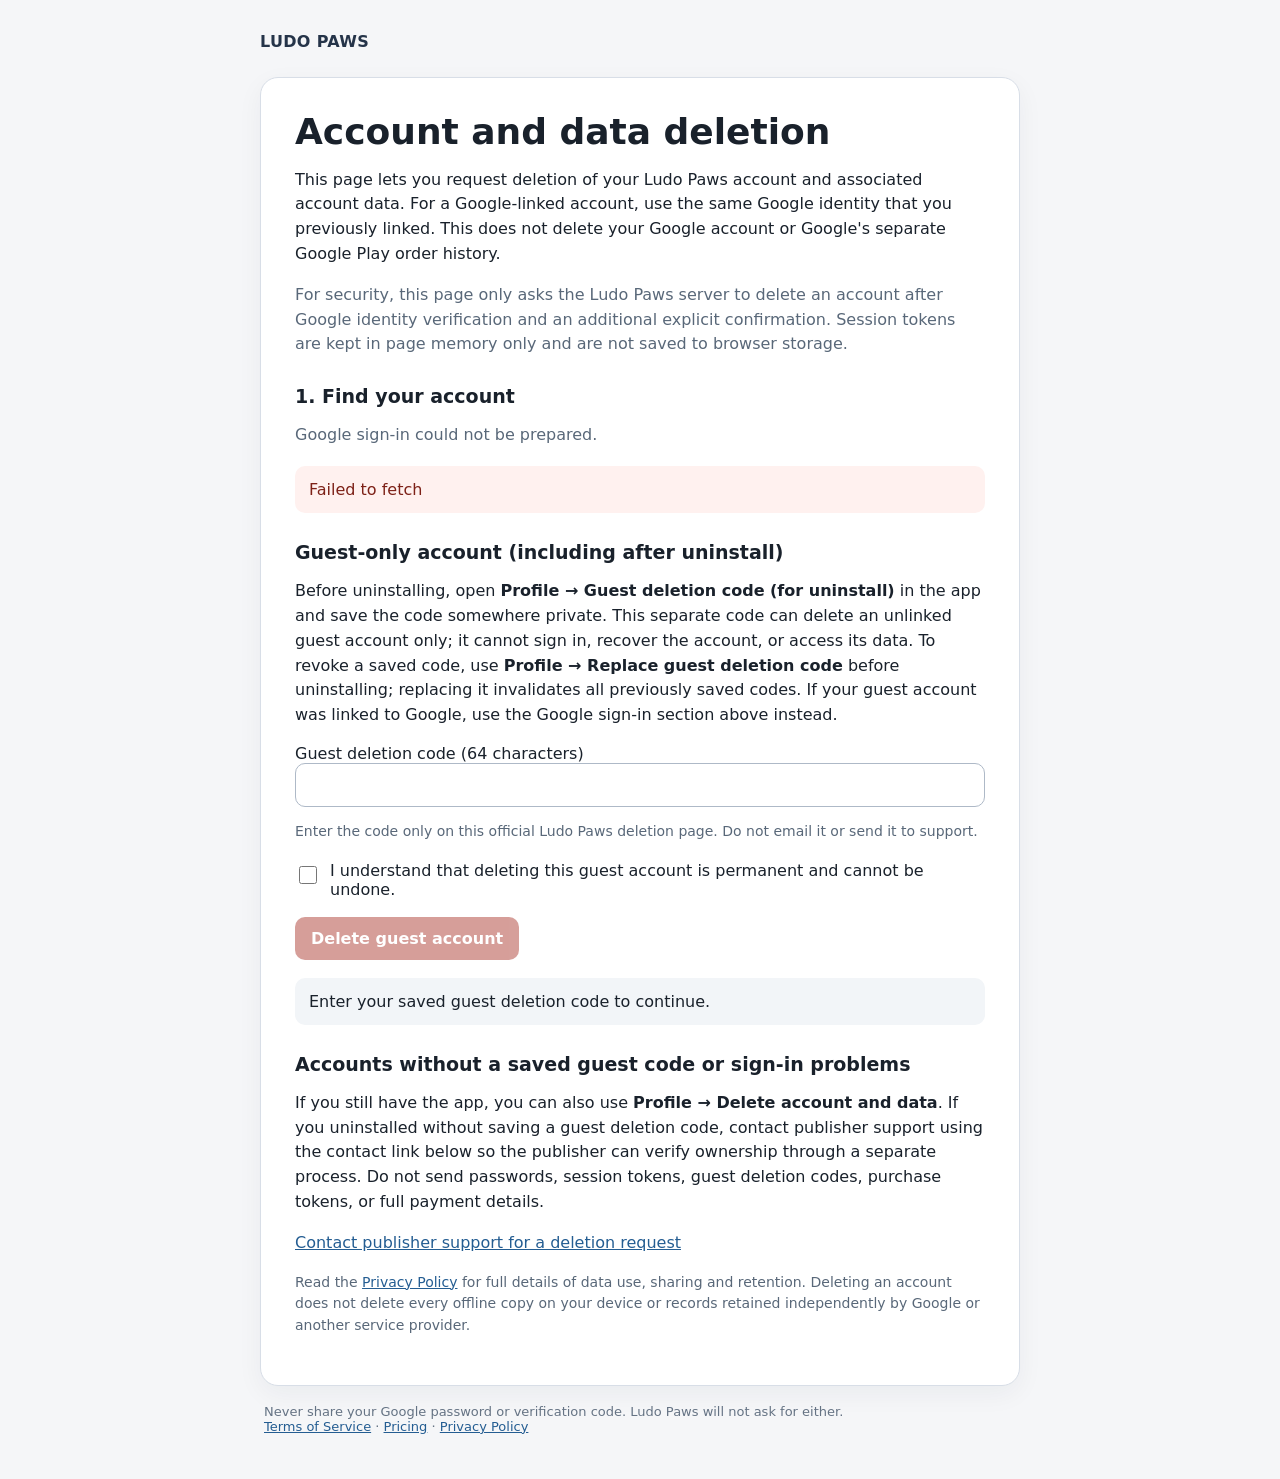
<file: account-deletion/index.html>
<!doctype html>
<html lang="en">
<head>
  <meta charset="utf-8">
  <meta name="viewport" content="width=device-width, initial-scale=1">
  <meta name="referrer" content="no-referrer">
  <title>Ludo Paws — Account and Data Deletion</title>
  <meta name="description" content="Delete a Google-linked Ludo Paws account or contact publisher support about deleting account data.">
  <meta http-equiv="Content-Security-Policy" content="default-src 'self'; script-src 'self' https://accounts.google.com 'unsafe-inline'; style-src 'self' 'unsafe-inline'; connect-src 'self' https://api.ludopaws.rekixo.com https://accounts.google.com; frame-src https://accounts.google.com; img-src 'self' data: https://*.googleusercontent.com; object-src 'none'; base-uri 'self';">
  <script src="/assets/account-config.js"></script>
  <script src="https://accounts.google.com/gsi/client" async defer></script>
  <style>
    :root { color-scheme: light; font-family: Inter, system-ui, -apple-system, BlinkMacSystemFont, "Segoe UI", sans-serif; background: #f5f6f8; color: #19212b; }
    * { box-sizing: border-box; }
    body { margin: 0; padding: 28px 16px 44px; }
    main { max-width: 760px; margin: 0 auto; }
    header { font-weight: 800; letter-spacing: .02em; color: #253449; margin: 4px 0 26px; }
    .panel { background: #fff; border: 1px solid #d8dee7; border-radius: 18px; padding: clamp(20px, 5vw, 34px); box-shadow: 0 8px 26px rgba(20, 35, 55, .05); }
    h1 { margin: 0 0 14px; font-size: clamp(27px, 5vw, 36px); line-height: 1.1; }
    h2 { font-size: 19px; margin: 28px 0 8px; }
    p, li { line-height: 1.55; }
    .muted { color: #596879; }
    .status { margin: 18px 0; padding: 12px 14px; border-radius: 10px; background: #f2f5f8; line-height: 1.45; overflow-wrap: anywhere; }
    .status.error { background: #fff1ef; color: #7d2117; }
    .status.success { background: #eaf8ef; color: #155a30; }
    .button-row { display: flex; flex-wrap: wrap; gap: 12px; margin-top: 18px; align-items: center; }
    button, .link-button { border: 0; border-radius: 10px; padding: 12px 16px; font: inherit; font-weight: 700; cursor: pointer; }
    button.primary { background: #243b55; color: #fff; }
    button.danger { background: #a52a20; color: #fff; }
    button:disabled { opacity: .45; cursor: not-allowed; }
    a { color: #245d92; }
    .check { display: flex; gap: 10px; align-items: flex-start; margin-top: 18px; }
    .check input { margin-top: 5px; width: 18px; height: 18px; flex: 0 0 auto; }
    #guest-deletion-code { width: 100%; padding: 12px; border: 1px solid #aeb9c7; border-radius: 10px; font: 16px ui-monospace, SFMono-Regular, Menlo, monospace; letter-spacing: .04em; }
    .fine-print { font-size: 14px; color: #596879; }
    #account-actions[hidden], #google-signin[hidden], #support-missing[hidden], #support-link[hidden] { display: none; }
    footer { margin: 18px 4px 0; font-size: 13px; color: #657384; }
  </style>
</head>
<body>
  <main>
    <header>LUDO PAWS</header>
    <section class="panel">
      <h1>Account and data deletion</h1>
      <p>This page lets you request deletion of your Ludo Paws account and associated account data. For a Google-linked account, use the same Google identity that you previously linked. This does not delete your Google account or Google's separate Google Play order history.</p>
      <p class="muted">For security, this page only asks the Ludo Paws server to delete an account after Google identity verification and an additional explicit confirmation. Session tokens are kept in page memory only and are not saved to browser storage.</p>

      <h2>1. Find your account</h2>
      <p id="setup-note" class="muted">Preparing secure Google sign-in…</p>
      <div id="google-signin"></div>
      <div id="status" class="status" role="status" aria-live="polite">Preparing secure Google sign-in…</div>

      <div id="account-actions" hidden>
        <p>Signed in to a Google-linked Ludo Paws account: <strong id="account-name">Google account</strong>.</p>
        <h2>2. Confirm deletion</h2>
        <p>When the request completes, the server removes the account profile, active sessions, wallet and gems, cosmetic inventory and rewarded-ad progress, account-linked app purchase ledger records, linked Friend ID and social records, and linked leaderboard profile. The app also attempts to clear its local profile, wallet, pending-purchase, friend and leaderboard caches. If the app reports that local cleanup failed, clear the app's storage on that device.</p>
        <p>No separate long-term match-proof archive is created by the current online protocol. Match room records follow scheduled activity-based cleanup. Minimal hashed or pseudonymous security markers may remain as described in the <a href="/privacy-policy/">Privacy Policy</a>. Google Play's separate order history is not deleted.</p>
        <label class="check">
          <input type="checkbox" id="confirm-delete">
          <span>I understand that deleting this Ludo Paws account is permanent and cannot be undone.</span>
        </label>
        <div class="button-row">
          <button id="delete-button" class="danger" type="button" disabled>Delete my Ludo Paws account</button>
        </div>
      </div>

      <h2>Guest-only account (including after uninstall)</h2>
      <p>Before uninstalling, open <strong>Profile → Guest deletion code (for uninstall)</strong> in the app and save the code somewhere private. This separate code can delete an unlinked guest account only; it cannot sign in, recover the account, or access its data. To revoke a saved code, use <strong>Profile → Replace guest deletion code</strong> before uninstalling; replacing it invalidates all previously saved codes. If your guest account was linked to Google, use the Google sign-in section above instead.</p>
      <label for="guest-deletion-code">Guest deletion code (64 characters)</label>
      <input id="guest-deletion-code" type="password" maxlength="64" autocomplete="off" autocapitalize="off" spellcheck="false" inputmode="text" aria-describedby="guest-code-help">
      <p id="guest-code-help" class="fine-print">Enter the code only on this official Ludo Paws deletion page. Do not email it or send it to support.</p>
      <label class="check">
        <input type="checkbox" id="confirm-guest-delete">
        <span>I understand that deleting this guest account is permanent and cannot be undone.</span>
      </label>
      <div class="button-row">
        <button id="guest-delete-button" class="danger" type="button" disabled>Delete guest account</button>
      </div>
      <div id="guest-delete-status" class="status" role="status" aria-live="polite">Enter your saved guest deletion code to continue.</div>

      <h2>Accounts without a saved guest code or sign-in problems</h2>
      <p>If you still have the app, you can also use <strong>Profile → Delete account and data</strong>. If you uninstalled without saving a guest deletion code, contact publisher support using the contact link below so the publisher can verify ownership through a separate process. Do not send passwords, session tokens, guest deletion codes, purchase tokens, or full payment details.</p>
      <p id="support-missing" class="fine-print" hidden>If you cannot complete deletion, email <a href="mailto:AI@rekixo.com">AI@rekixo.com</a>. Support will verify account ownership through a reasonable process. Do not send passwords, access or refresh tokens, purchase tokens, full payment details, or guest deletion codes.</p>
      <p id="support-link" hidden><a id="support-email" href="#">Contact publisher support for a deletion request</a></p>

      <p class="fine-print">Read the <a href="/privacy-policy/">Privacy Policy</a> for full details of data use, sharing and retention. Deleting an account does not delete every offline copy on your device or records retained independently by Google or another service provider.</p>
    </section>
    <footer>Never share your Google password or verification code. Ludo Paws will not ask for either.<nav aria-label="Legal pages"><a href="/terms-of-service/">Terms of Service</a> · <a href="/pricing.html">Pricing</a> · <a href="/privacy-policy/">Privacy Policy</a></nav></footer>
  </main>
<script>
(function () {
  "use strict";
  const config = window.LUDO_ACCOUNT_CONFIG || {};
  const apiBase = String(config.apiBaseUrl || "https://api.ludopaws.rekixo.com").replace(/\/+$/, "");
  const clientId = String(config.googleWebClientId || "").trim();
  const statusBox = document.getElementById("status");
  const setupNote = document.getElementById("setup-note");
  const googleSignIn = document.getElementById("google-signin");
  const accountActions = document.getElementById("account-actions");
  const deleteButton = document.getElementById("delete-button");
  const confirmDelete = document.getElementById("confirm-delete");
  const guestDeletionCode = document.getElementById("guest-deletion-code");
  const guestDeleteConfirmation = document.getElementById("confirm-guest-delete");
  const guestDeleteButton = document.getElementById("guest-delete-button");
  const guestDeleteStatus = document.getElementById("guest-delete-status");
  let signInNonce = null;
  let accessToken = null;
  let callbackBusy = false;

  function setStatus(message, kind) {
    statusBox.textContent = message;
    statusBox.className = "status" + (kind ? " " + kind : "");
  }

  async function post(path, body, token) {
    const headers = { "Content-Type": "application/json" };
    if (token) headers.Authorization = "Bearer " + token;
    const response = await fetch(apiBase + path, {
      method: "POST",
      mode: "cors",
      credentials: "omit",
      cache: "no-store",
      headers: headers,
      body: JSON.stringify(body || {})
    });
    let value = {};
    try { value = await response.json(); } catch (_) {}
    if (!response.ok) {
      const error = new Error(String(value.message || ("Request failed (HTTP " + response.status + ")")));
      error.code = String(value.error || "HTTP_" + response.status);
      error.status = response.status;
      throw error;
    }
    return value;
  }

  guestDeletionCode.addEventListener("input", updateGuestDeleteButton);
  guestDeleteConfirmation.addEventListener("change", updateGuestDeleteButton);

  function updateGuestDeleteButton() {
    const validCode = /^[a-f0-9]{64}$/i.test(guestDeletionCode.value.trim());
    guestDeleteButton.disabled = !validCode || !guestDeleteConfirmation.checked;
  }

  guestDeleteButton.addEventListener("click", async function () {
    const credential = guestDeletionCode.value.trim().toLowerCase();
    if (!/^[a-f0-9]{64}$/.test(credential) || !guestDeleteConfirmation.checked) return;
    if (!window.confirm("Permanently delete this unlinked guest account and its server-managed account data? This cannot be undone.")) return;
    guestDeleteButton.disabled = true;
    guestDeleteStatus.textContent = "Submitting the guest deletion request…";
    guestDeleteStatus.className = "status";
    try {
      const result = await post("/api/account/guest/delete", {
        credential: credential,
        confirmation: "DELETE_MY_ACCOUNT"
      });
      if (result.deleted !== true) throw new Error("The account service did not confirm deletion.");
      guestDeletionCode.value = "";
      guestDeleteConfirmation.checked = false;
      guestDeleteStatus.textContent = "Your guest account deletion was completed by the account service. You can close this page.";
      guestDeleteStatus.className = "status success";
    } catch (error) {
      const message = error.code === "GUEST_DELETION_CODE_INVALID" || error.code === "GUEST_DELETION_CODE_NOT_AVAILABLE"
        ? "This code is invalid or no longer eligible. If your account was linked to Google, use the Google sign-in section above. Otherwise, contact publisher support."
        : error.code === "ACCOUNT_DELETION_IN_PROGRESS"
          ? "A deletion request is already being processed. Retry with the same code in a moment."
          : (error.message || "The service could not confirm deletion. The code has been kept so you can retry.");
      guestDeleteStatus.textContent = message;
      guestDeleteStatus.className = "status error";
      guestDeleteButton.disabled = false;
    }
  });

  function showSupportContact() {
    const email = String(config.supportEmail || "AI@rekixo.com").trim();
    if (/^[^@\s]+@[^@\s]+\.[^@\s]+$/.test(email)) {
      const link = document.getElementById("support-email");
      link.href = "mailto:" + email + "?subject=" + encodeURIComponent("Ludo Paws account deletion request");
      document.getElementById("support-link").hidden = false;
      document.getElementById("support-missing").hidden = true;
    }
  }

  async function prepareGoogleButton() {
    if (!clientId) {
      setupNote.textContent = "Google sign-in is not configured for this site yet.";
      setStatus("The publisher must configure the public Google Web Client ID before this deletion flow can be used.", "error");
      return;
    }
    try {
      const challenge = await post("/api/account/google/challenge", {});
      signInNonce = String(challenge.nonce || "");
      if (!/^[a-f0-9]{64}$/.test(signInNonce)) throw new Error("The account service returned an invalid sign-in challenge.");
      if (!window.google || !window.google.accounts || !window.google.accounts.id) {
        throw new Error("Google sign-in could not be loaded. Check your connection and refresh this page.");
      }
      window.google.accounts.id.initialize({
        client_id: clientId,
        nonce: signInNonce,
        auto_select: false,
        ux_mode: "popup",
        callback: handleGoogleCredential
      });
      googleSignIn.replaceChildren();
      window.google.accounts.id.renderButton(googleSignIn, {
        type: "standard",
        theme: "outline",
        size: "large",
        text: "continue_with",
        shape: "pill",
        width: 300
      });
      setupNote.textContent = "Choose the same Google account that you linked to Ludo Paws.";
      setStatus("Secure sign-in is ready.");
    } catch (error) {
      setupNote.textContent = "Google sign-in could not be prepared.";
      setStatus(error.message || "The account service is unavailable. Please refresh and try again.", "error");
    }
  }

  async function handleGoogleCredential(credentialResponse) {
    if (callbackBusy) return;
    callbackBusy = true;
    googleSignIn.hidden = true;
    setStatus("Verifying your Google-linked account…");
    try {
      if (!credentialResponse || !credentialResponse.credential || !signInNonce) {
        throw new Error("Google did not return the required sign-in credential.");
      }
      const session = await post("/api/account/google/login", {
        idToken: credentialResponse.credential,
        nonce: signInNonce
      });
      signInNonce = null;
      accessToken = String(session.accessToken || "");
      if (accessToken.split(".").length !== 3) throw new Error("The account service returned an invalid session.");
      document.getElementById("account-name").textContent = String((session.profile && session.profile.displayName) || "Google-linked account");
      accountActions.hidden = false;
      setStatus("Account verified. Review the deletion details below before confirming.", "success");
    } catch (error) {
      signInNonce = null;
      googleSignIn.hidden = false;
      if (error.code === "GOOGLE_IDENTITY_NOT_LINKED") {
        setStatus("This Google account is not linked to a Ludo Paws account. Try the exact Google account previously linked, or use the guest-account support route below.", "error");
      } else {
        setStatus(error.message || "The account could not be verified. Refresh this page and try again.", "error");
      }
      setupNote.textContent = "You can refresh this page to start a new secure sign-in challenge.";
    } finally {
      callbackBusy = false;
    }
  }

  confirmDelete.addEventListener("change", function () {
    deleteButton.disabled = !confirmDelete.checked || !accessToken;
  });

  deleteButton.addEventListener("click", async function () {
    if (!confirmDelete.checked || !accessToken) return;
    if (!window.confirm("Permanently delete this Ludo Paws account and its server-managed account data? This cannot be undone.")) return;
    deleteButton.disabled = true;
    setStatus("Submitting the deletion request…");
    try {
      const result = await post("/api/account/delete", { confirmation: "DELETE_MY_ACCOUNT" }, accessToken);
      if (result.deleted !== true) throw new Error("The account service did not confirm deletion. Contact support before retrying.");
      accessToken = null;
      signInNonce = null;
      accountActions.hidden = true;
      googleSignIn.hidden = true;
      setStatus("Your Ludo Paws account deletion request was completed by the account service.", "success");
      setupNote.textContent = "You can close this page. This action does not delete your Google account or Google Play order history.";
    } catch (error) {
      setStatus(error.message || "The service could not confirm deletion. Please retry or contact support.", "error");
      deleteButton.disabled = false;
    }
  });

  showSupportContact();
  window.addEventListener("load", prepareGoogleButton);
})();
</script>
</body>
</html>
</file>
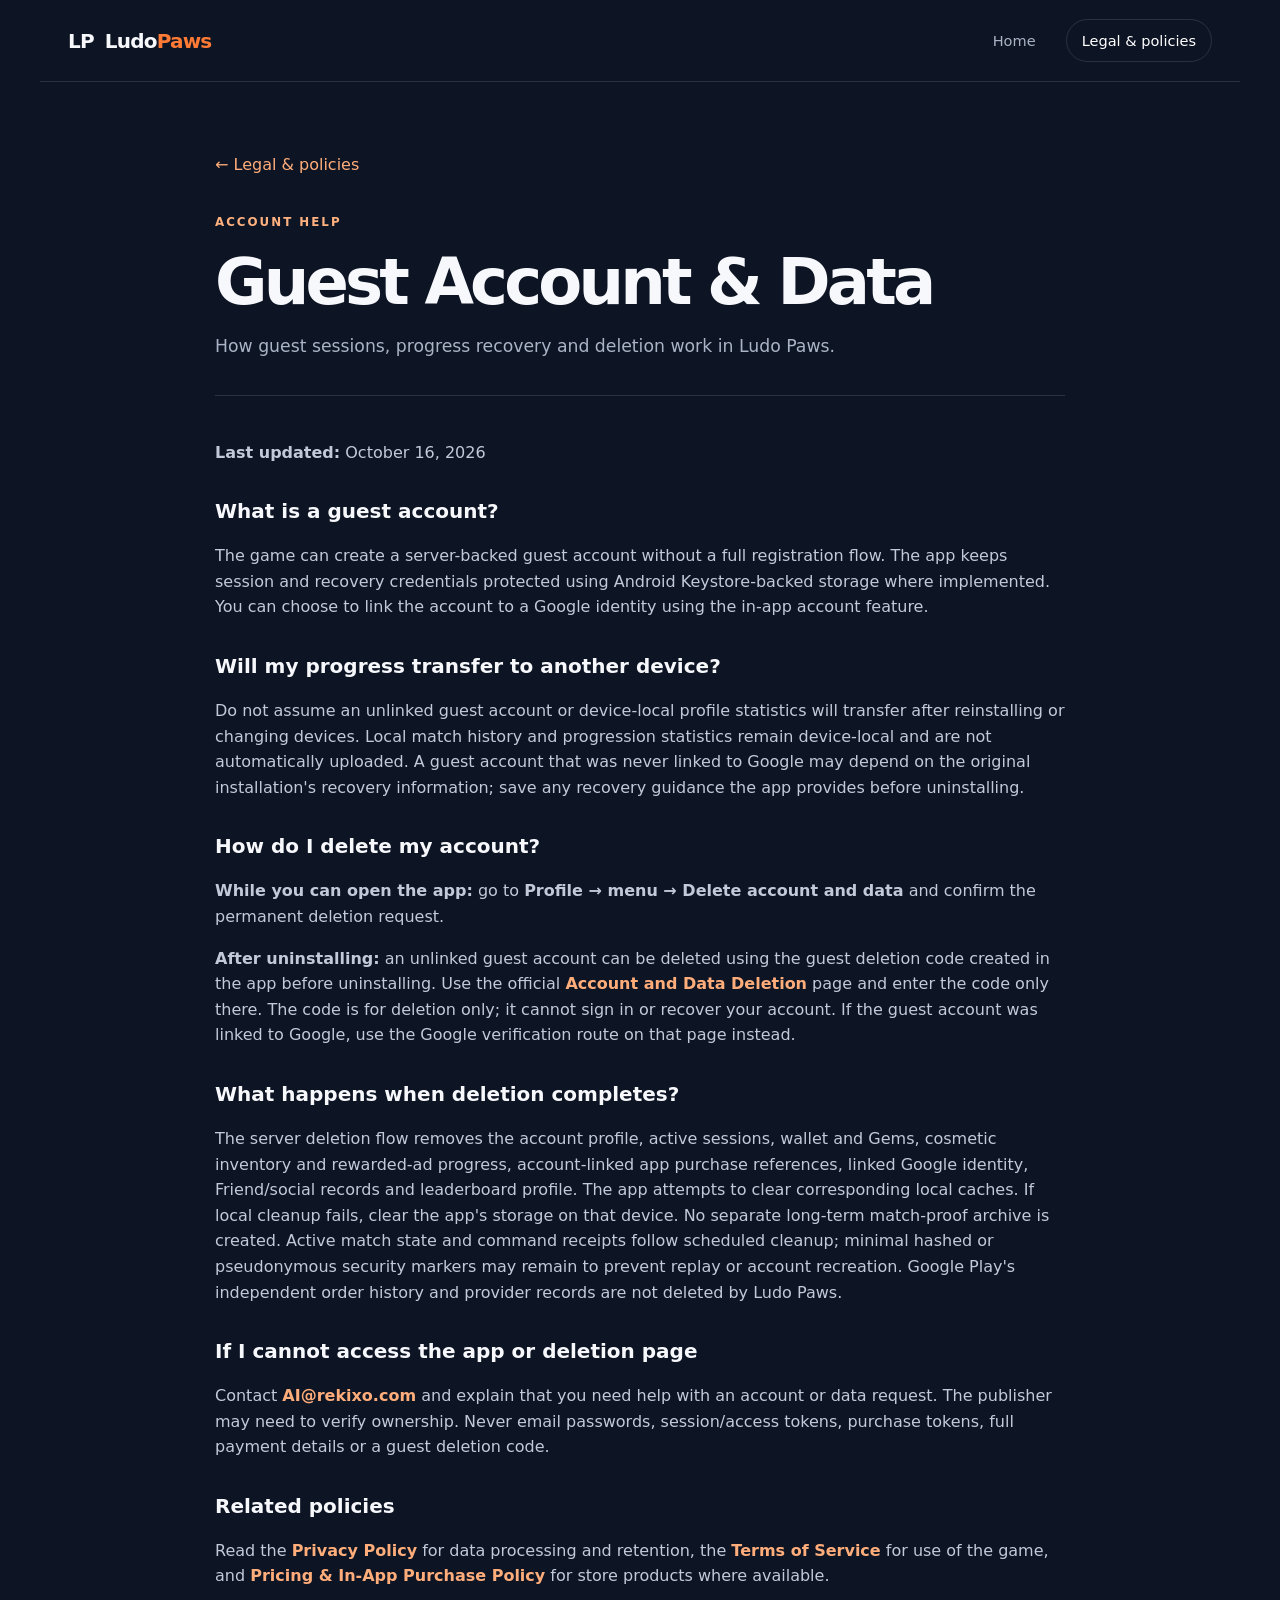
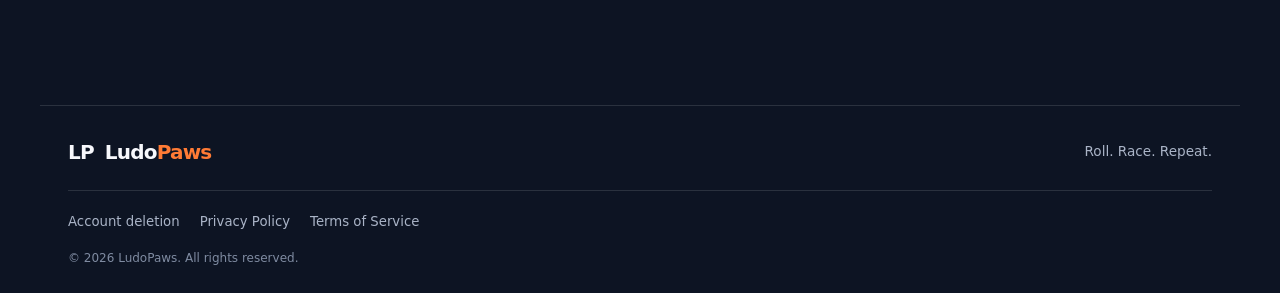
<file: guest-account-data/index.html>
<!doctype html>
<html lang="en"><head><meta charset="utf-8"><meta name="viewport" content="width=device-width,initial-scale=1"><meta name="theme-color" content="#101827"><meta name="description" content="Guest account recovery, local progress limitations and account or data deletion instructions for Ludo Paws."><link rel="canonical" href="https://ludopaws.rekixo.com/guest-account-data/"><title>Guest Account &amp; Data — Ludo Paws</title><link rel="stylesheet" href="/assets/styles.css"></head>
<body><header class="site-header"><a class="brand" href="/" aria-label="Ludo Paws home"><span class="brand-mark">LP</span><span>Ludo<span class="accent">Paws</span></span></a><nav aria-label="Main navigation"><a href="/">Home</a><a class="nav-cta" href="/legal/">Legal &amp; policies</a></nav></header>
<main class="legal-wrap"><a class="back-link" href="/legal/">← Legal &amp; policies</a><p class="eyebrow">ACCOUNT HELP</p><h1>Guest Account &amp; Data</h1><p class="intro">How guest sessions, progress recovery and deletion work in Ludo Paws.</p><div class="legal-content">
<p><strong>Last updated:</strong> October 16, 2026</p>
<h2>What is a guest account?</h2><p>The game can create a server-backed guest account without a full registration flow. The app keeps session and recovery credentials protected using Android Keystore-backed storage where implemented. You can choose to link the account to a Google identity using the in-app account feature.</p>
<h2>Will my progress transfer to another device?</h2><p>Do not assume an unlinked guest account or device-local profile statistics will transfer after reinstalling or changing devices. Local match history and progression statistics remain device-local and are not automatically uploaded. A guest account that was never linked to Google may depend on the original installation's recovery information; save any recovery guidance the app provides before uninstalling.</p>
<h2>How do I delete my account?</h2><p><strong>While you can open the app:</strong> go to <strong>Profile → menu → Delete account and data</strong> and confirm the permanent deletion request.</p><p><strong>After uninstalling:</strong> an unlinked guest account can be deleted using the guest deletion code created in the app before uninstalling. Use the official <a class="text-link" href="/account-deletion/">Account and Data Deletion</a> page and enter the code only there. The code is for deletion only; it cannot sign in or recover your account. If the guest account was linked to Google, use the Google verification route on that page instead.</p>
<h2>What happens when deletion completes?</h2><p>The server deletion flow removes the account profile, active sessions, wallet and Gems, cosmetic inventory and rewarded-ad progress, account-linked app purchase references, linked Google identity, Friend/social records and leaderboard profile. The app attempts to clear corresponding local caches. If local cleanup fails, clear the app's storage on that device. No separate long-term match-proof archive is created. Active match state and command receipts follow scheduled cleanup; minimal hashed or pseudonymous security markers may remain to prevent replay or account recreation. Google Play's independent order history and provider records are not deleted by Ludo Paws.</p>
<h2>If I cannot access the app or deletion page</h2><p>Contact <a class="text-link" href="mailto:AI@rekixo.com?subject=Ludo%20Paws%20account%20deletion">AI@rekixo.com</a> and explain that you need help with an account or data request. The publisher may need to verify ownership. Never email passwords, session/access tokens, purchase tokens, full payment details or a guest deletion code.</p>
<h2>Related policies</h2><p>Read the <a class="text-link" href="/privacy-policy/">Privacy Policy</a> for data processing and retention, the <a class="text-link" href="/terms-of-service/">Terms of Service</a> for use of the game, and <a class="text-link" href="/pricing.html">Pricing &amp; In-App Purchase Policy</a> for store products where available.</p>
</div></main><footer class="site-footer"><a class="brand" href="/"><span class="brand-mark">LP</span><span>Ludo<span class="accent">Paws</span></span></a><p>Roll. Race. Repeat.</p><div class="footer-links"><a href="/account-deletion/">Account deletion</a><a href="/privacy-policy/">Privacy Policy</a><a href="/terms-of-service/">Terms of Service</a></div><small>© 2026 LudoPaws. All rights reserved.</small></footer></body></html>
</file>
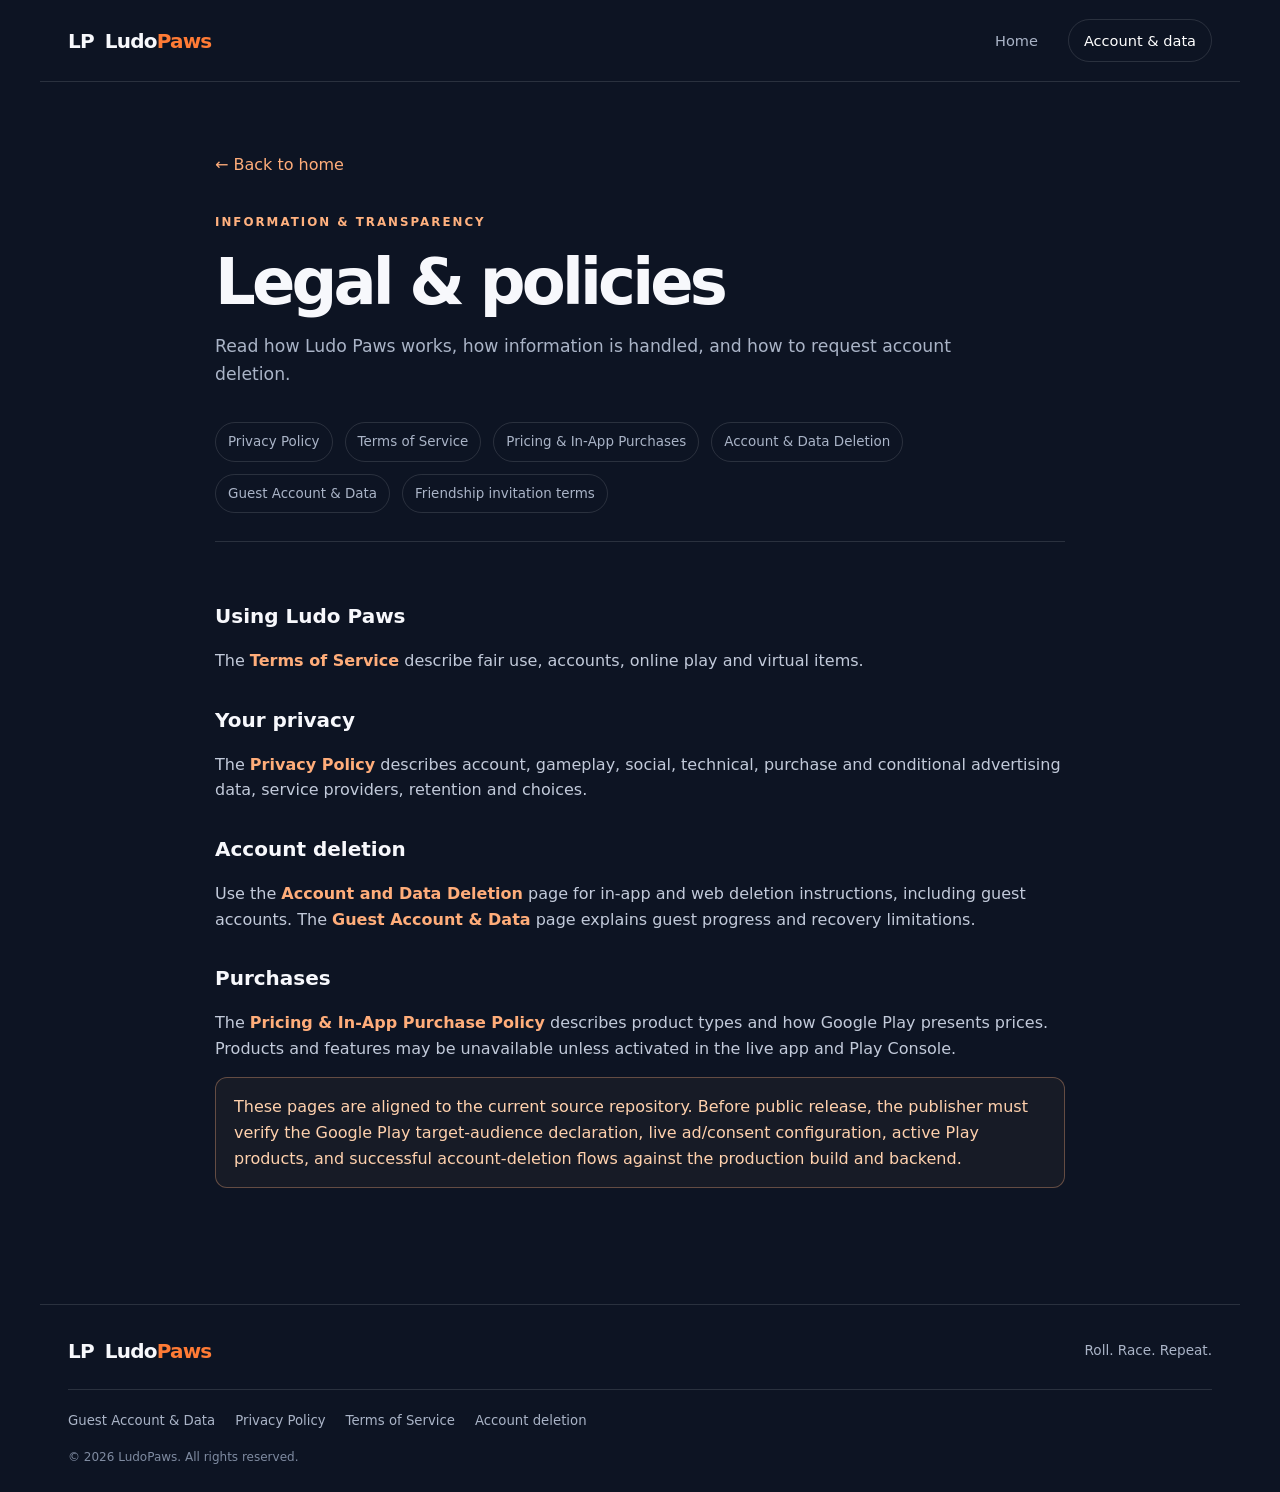
<file: legal/index.html>
<!doctype html>
<html lang="en"><head><meta charset="utf-8"><meta name="viewport" content="width=device-width,initial-scale=1"><meta name="theme-color" content="#101827"><meta name="description" content="Official Ludo Paws privacy, terms, account deletion and in-app purchase policies."><link rel="canonical" href="https://ludopaws.rekixo.com/legal/"><title>Legal &amp; Policies — Ludo Paws</title><link rel="stylesheet" href="/assets/styles.css"></head>
<body><header class="site-header"><a class="brand" href="/" aria-label="Ludo Paws home"><span class="brand-mark">LP</span><span>Ludo<span class="accent">Paws</span></span></a><nav aria-label="Main navigation"><a href="/">Home</a><a class="nav-cta" href="/guest-account-data/">Account &amp; data</a></nav></header>
<main class="legal-wrap"><a class="back-link" href="/">← Back to home</a><p class="eyebrow">INFORMATION &amp; TRANSPARENCY</p><h1>Legal &amp; policies</h1><p class="intro">Read how Ludo Paws works, how information is handled, and how to request account deletion.</p>
<div class="legal-nav"><a href="/privacy-policy/">Privacy Policy</a><a href="/terms-of-service/">Terms of Service</a><a href="/pricing.html">Pricing &amp; In-App Purchases</a><a href="/account-deletion/">Account &amp; Data Deletion</a><a href="/guest-account-data/">Guest Account &amp; Data</a><a href="/referral-terms.html">Friendship invitation terms</a></div>
<div class="legal-content"><h2>Using Ludo Paws</h2><p>The <a class="text-link" href="/terms-of-service/">Terms of Service</a> describe fair use, accounts, online play and virtual items.</p><h2>Your privacy</h2><p>The <a class="text-link" href="/privacy-policy/">Privacy Policy</a> describes account, gameplay, social, technical, purchase and conditional advertising data, service providers, retention and choices.</p><h2>Account deletion</h2><p>Use the <a class="text-link" href="/account-deletion/">Account and Data Deletion</a> page for in-app and web deletion instructions, including guest accounts. The <a class="text-link" href="/guest-account-data/">Guest Account &amp; Data</a> page explains guest progress and recovery limitations.</p><h2>Purchases</h2><p>The <a class="text-link" href="/pricing.html">Pricing &amp; In-App Purchase Policy</a> describes product types and how Google Play presents prices. Products and features may be unavailable unless activated in the live app and Play Console.</p><p class="notice">These pages are aligned to the current source repository. Before public release, the publisher must verify the Google Play target-audience declaration, live ad/consent configuration, active Play products, and successful account-deletion flows against the production build and backend.</p></div></main>
<footer class="site-footer"><a class="brand" href="/"><span class="brand-mark">LP</span><span>Ludo<span class="accent">Paws</span></span></a><p>Roll. Race. Repeat.</p><div class="footer-links"><a href="/guest-account-data/">Guest Account &amp; Data</a><a href="/privacy-policy/">Privacy Policy</a><a href="/terms-of-service/">Terms of Service</a><a href="/account-deletion/">Account deletion</a></div><small>© 2026 LudoPaws. All rights reserved.</small></footer></body></html>
</file>
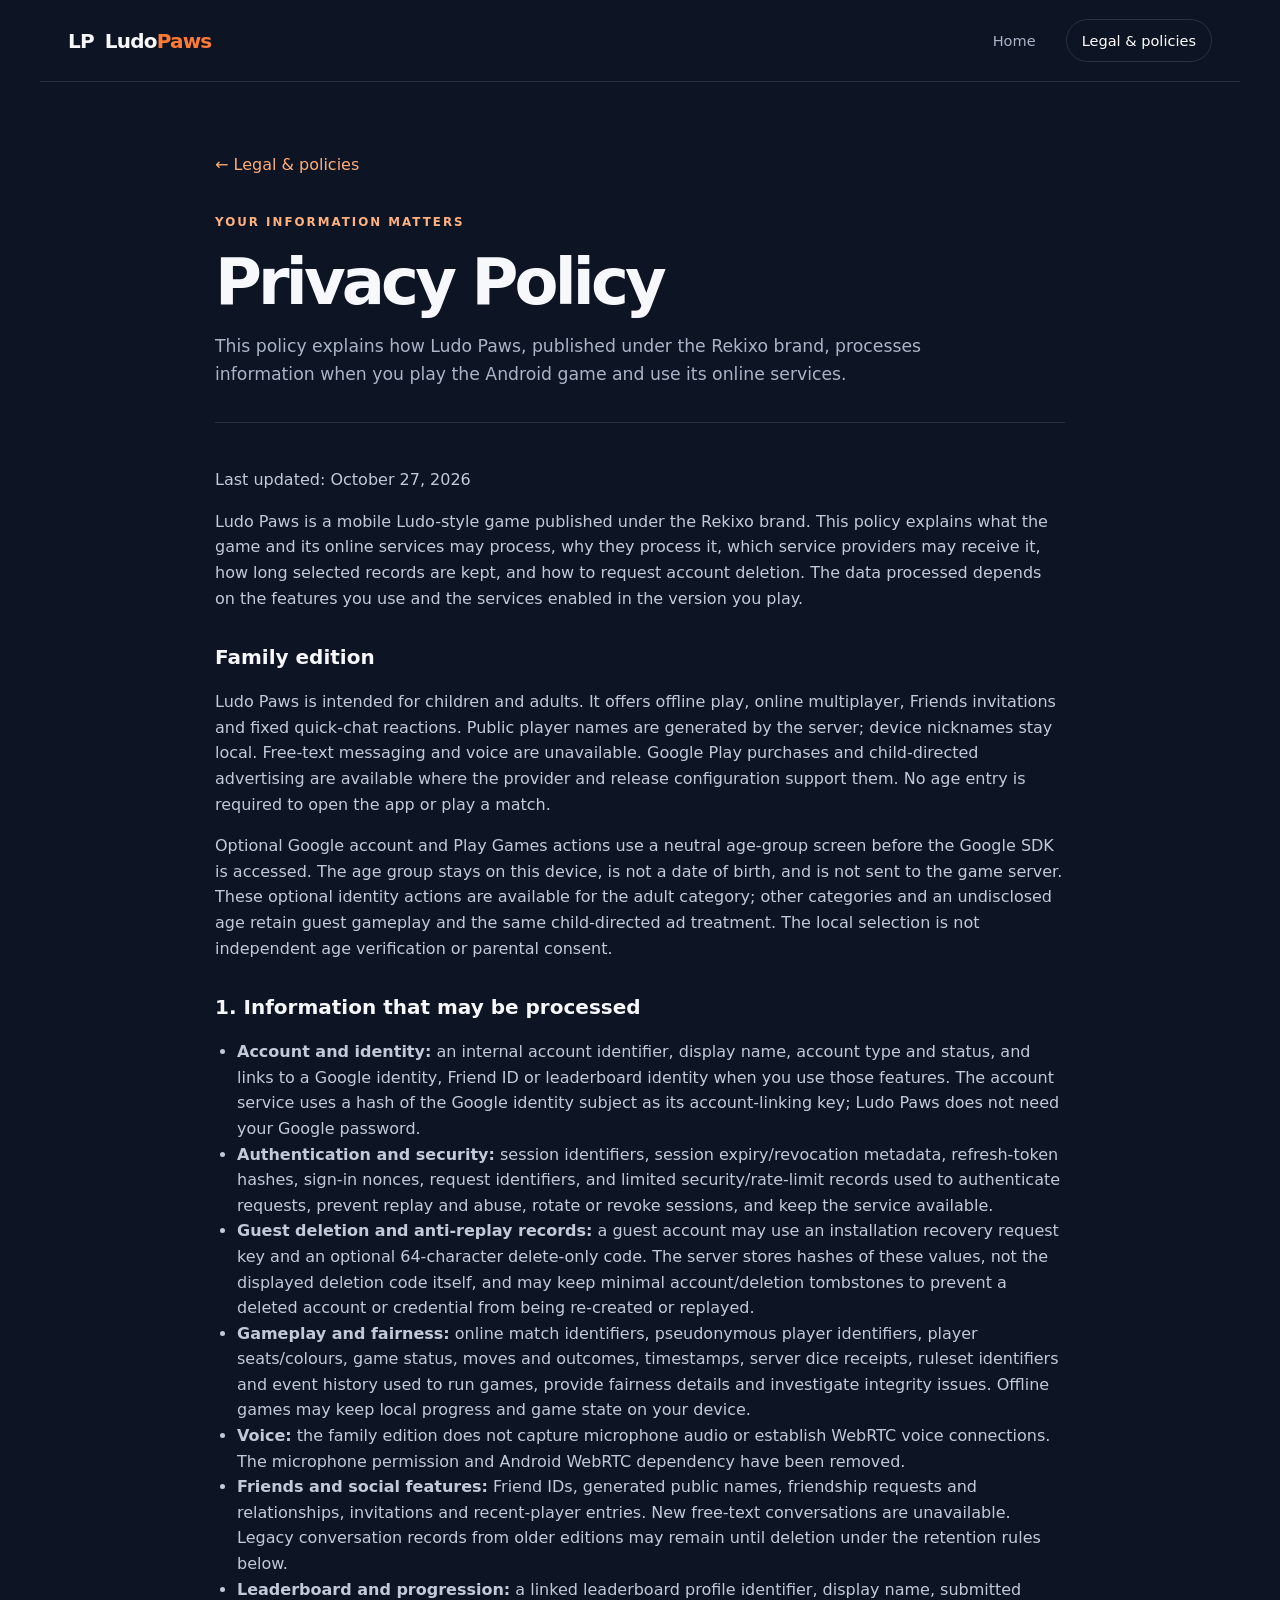
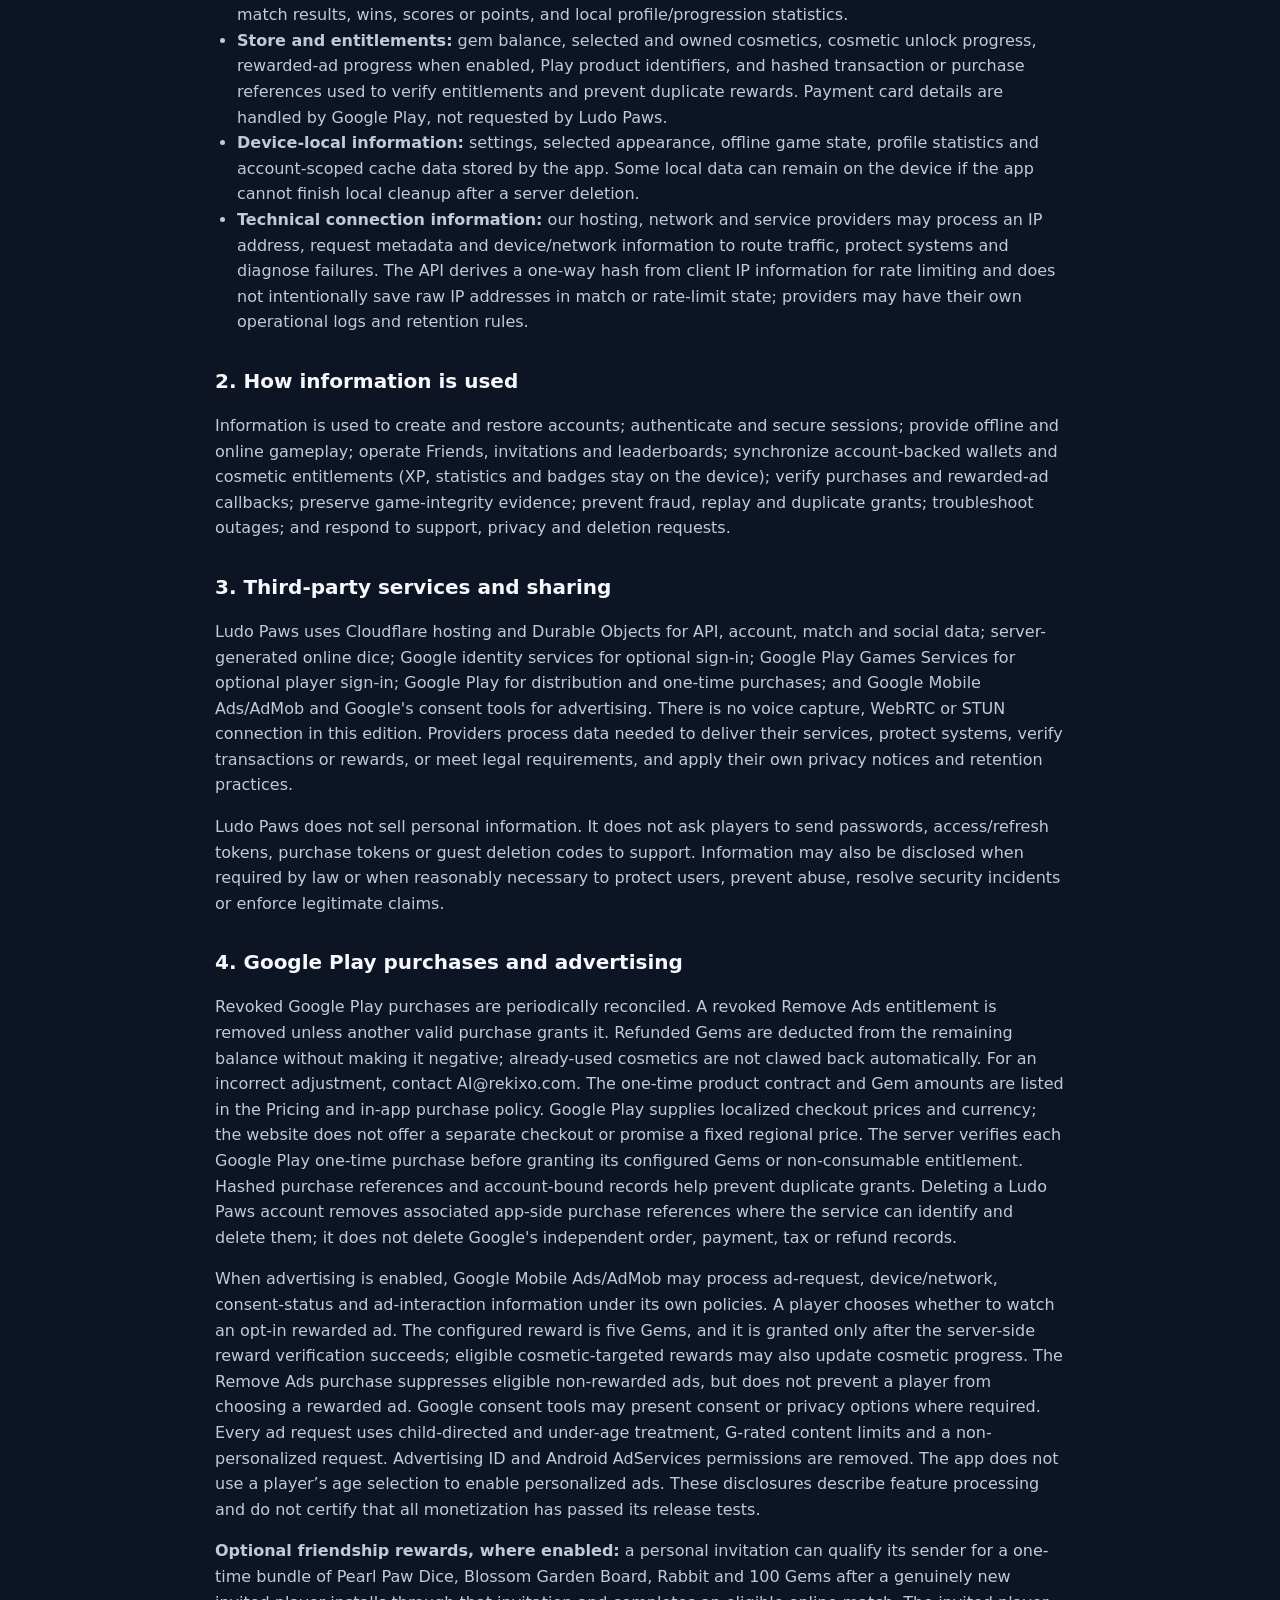
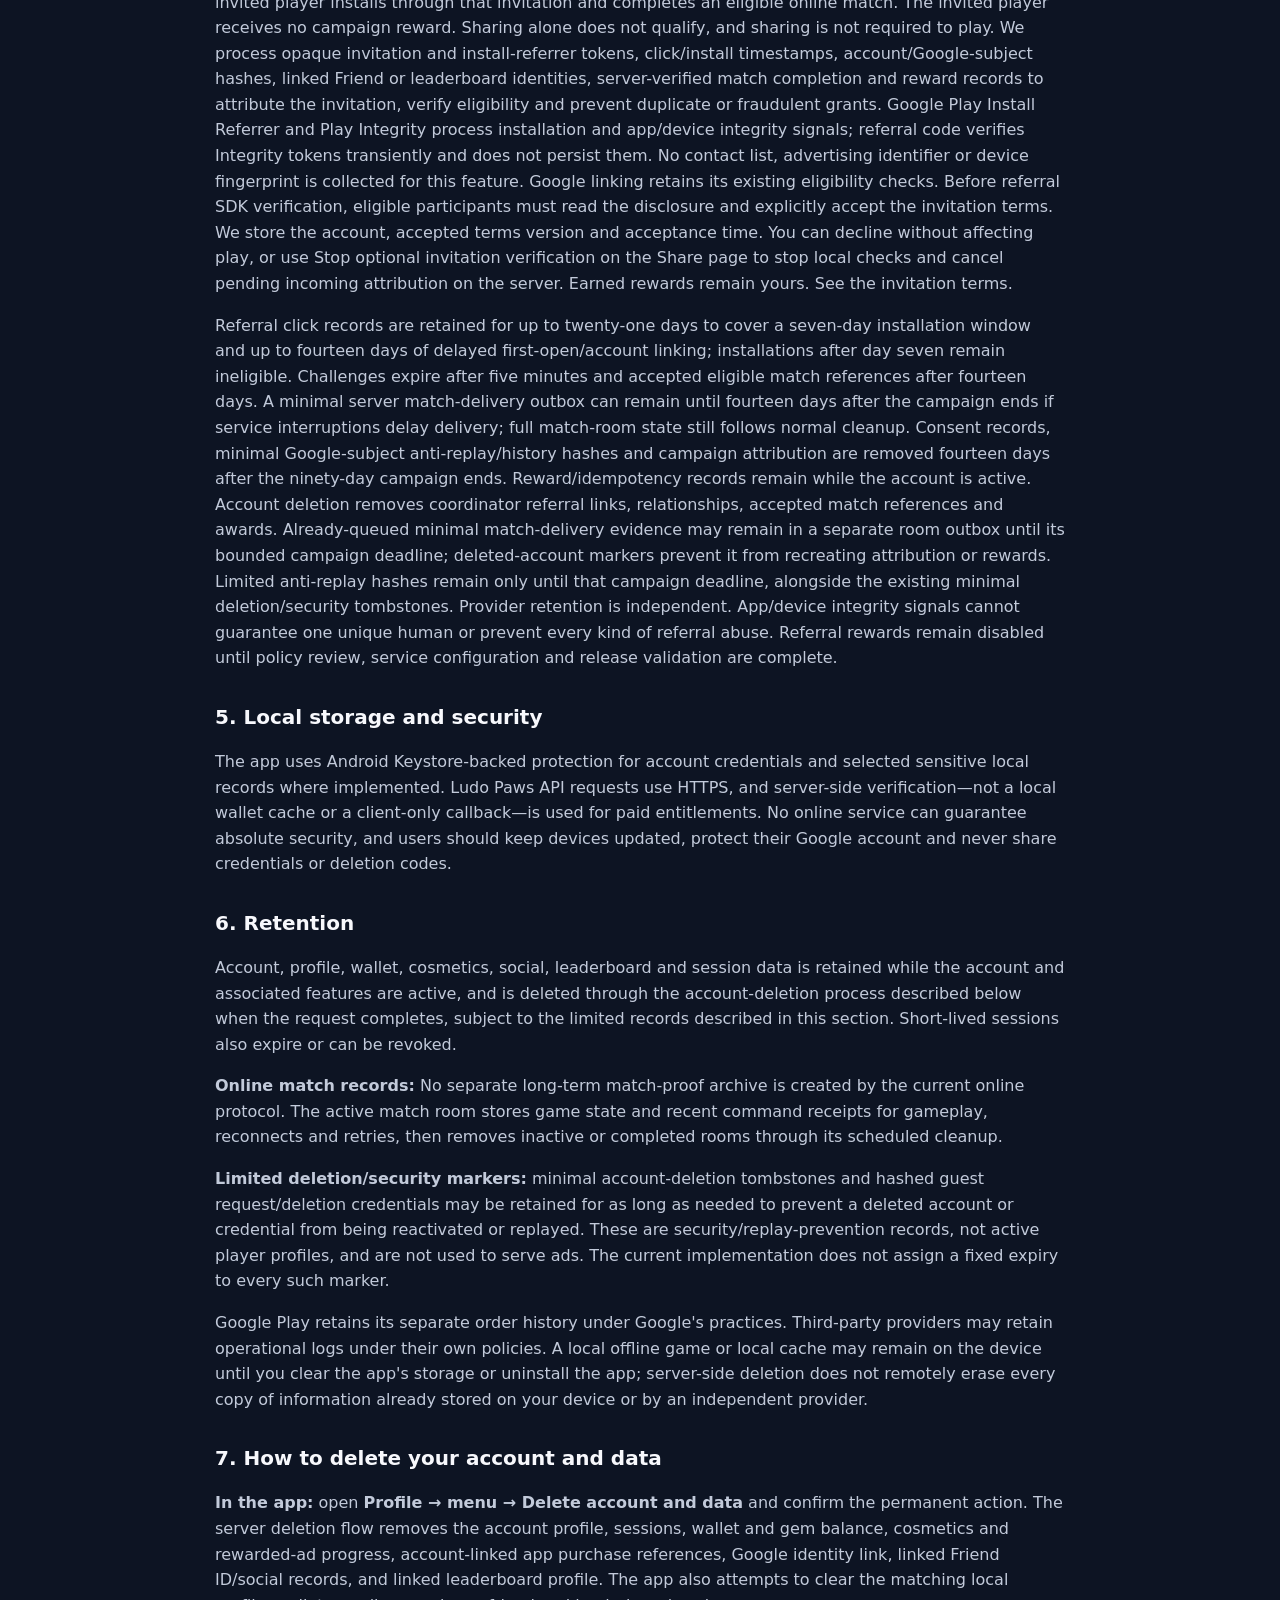
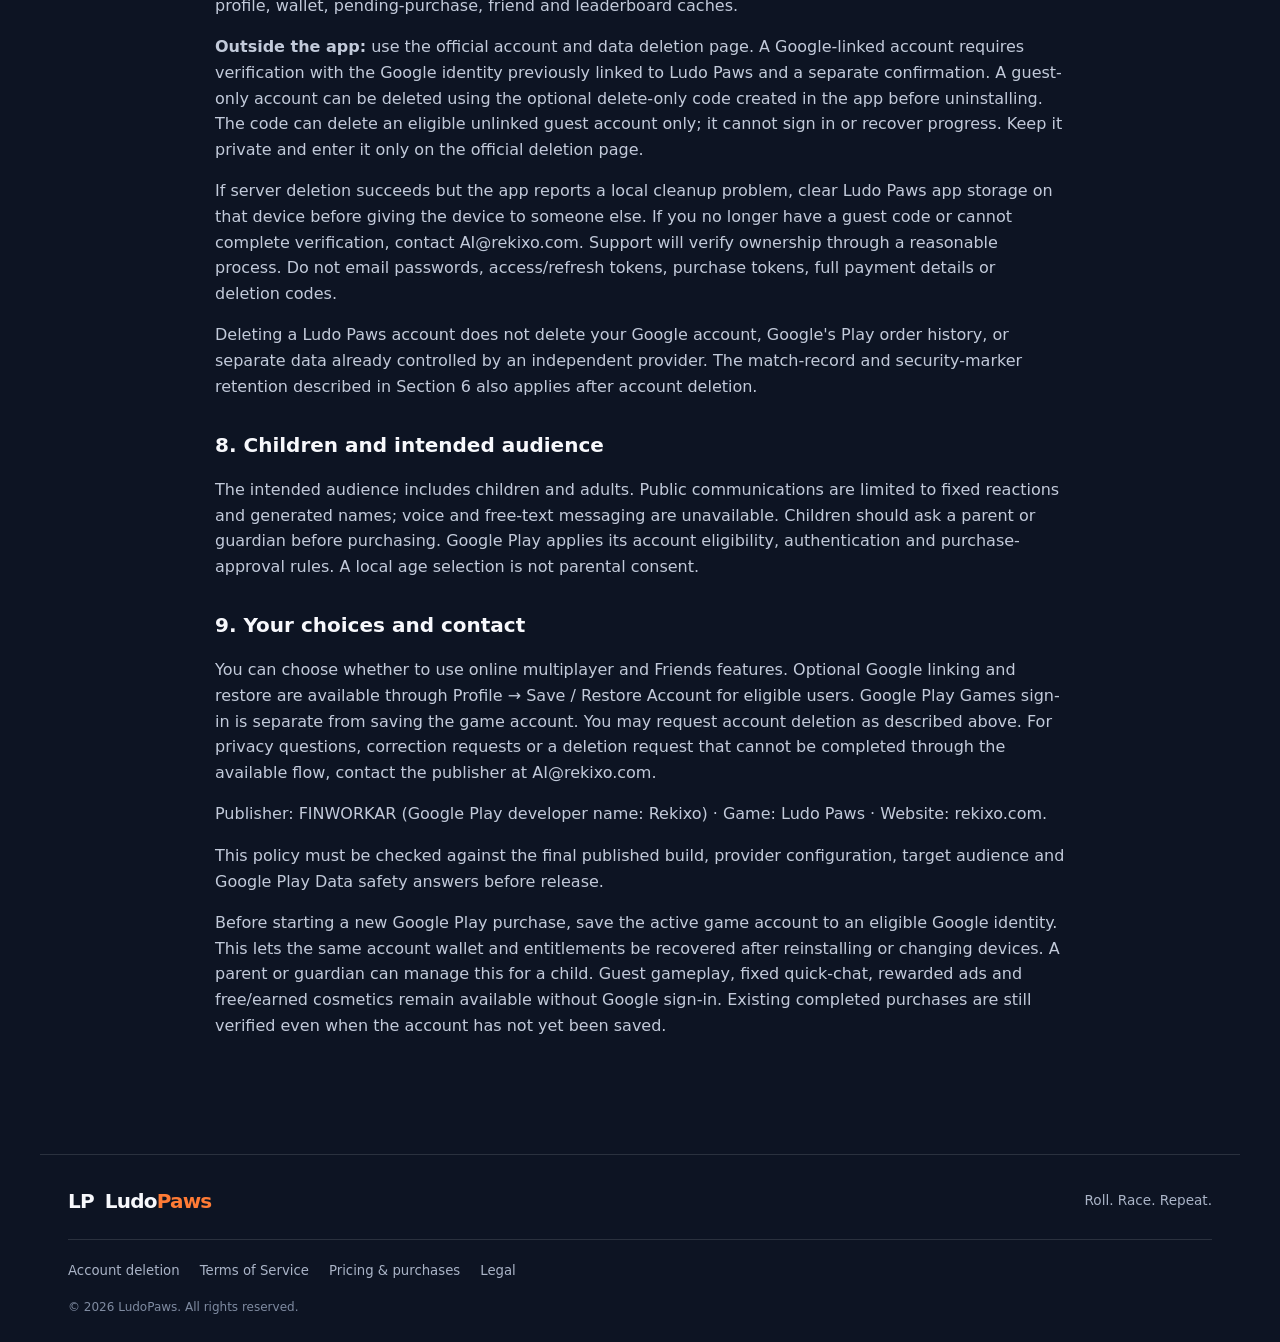
<file: privacy-policy/index.html>
<!doctype html>
<html lang="en">
<head>
<meta charset="utf-8"><meta name="viewport" content="width=device-width,initial-scale=1">
<meta name="theme-color" content="#101827">
<meta name="description" content="Ludo Paws privacy policy: account and gameplay data, family gameplay, child-directed ads, Google Play purchases, advertising, retention and deletion.">
<link rel="canonical" href="https://ludopaws.rekixo.com/privacy-policy/">
<title>Privacy Policy — Ludo Paws</title><link rel="stylesheet" href="/assets/styles.css">
</head>
<body>
<header class="site-header"><a class="brand" href="/" aria-label="Ludo Paws home"><span class="brand-mark">LP</span><span>Ludo<span class="accent">Paws</span></span></a><nav aria-label="Main navigation"><a href="/">Home</a><a class="nav-cta" href="/legal/">Legal &amp; policies</a></nav></header>
<main class="legal-wrap"><a class="back-link" href="/legal/">← Legal &amp; policies</a><p class="eyebrow">YOUR INFORMATION MATTERS</p><h1>Privacy Policy</h1>
<p class="intro">This policy explains how Ludo Paws, published under the Rekixo brand, processes information when you play the Android game and use its online services.</p>
<div class="legal-content">
      <p class="meta">Last updated: October 27, 2026</p>

      <p>Ludo Paws is a mobile Ludo-style game published under the Rekixo brand. This policy explains what the game and its online services may process, why they process it, which service providers may receive it, how long selected records are kept, and how to request account deletion. The data processed depends on the features you use and the services enabled in the version you play.</p>

      <h2>Family edition</h2>
      <p>Ludo Paws is intended for children and adults. It offers offline play, online multiplayer, Friends invitations and fixed quick-chat reactions. Public player names are generated by the server; device nicknames stay local. Free-text messaging and voice are unavailable. Google Play purchases and child-directed advertising are available where the provider and release configuration support them. No age entry is required to open the app or play a match.</p>
      <p>Optional Google account and Play Games actions use a neutral age-group screen before the Google SDK is accessed. The age group stays on this device, is not a date of birth, and is not sent to the game server. These optional identity actions are available for the adult category; other categories and an undisclosed age retain guest gameplay and the same child-directed ad treatment. The local selection is not independent age verification or parental consent.</p>
      <h2>1. Information that may be processed</h2>
      <ul>
        <li><strong>Account and identity:</strong> an internal account identifier, display name, account type and status, and links to a Google identity, Friend ID or leaderboard identity when you use those features. The account service uses a hash of the Google identity subject as its account-linking key; Ludo Paws does not need your Google password.</li>
        <li><strong>Authentication and security:</strong> session identifiers, session expiry/revocation metadata, refresh-token hashes, sign-in nonces, request identifiers, and limited security/rate-limit records used to authenticate requests, prevent replay and abuse, rotate or revoke sessions, and keep the service available.</li>
        <li><strong>Guest deletion and anti-replay records:</strong> a guest account may use an installation recovery request key and an optional 64-character delete-only code. The server stores hashes of these values, not the displayed deletion code itself, and may keep minimal account/deletion tombstones to prevent a deleted account or credential from being re-created or replayed.</li>
        <li><strong>Gameplay and fairness:</strong> online match identifiers, pseudonymous player identifiers, player seats/colours, game status, moves and outcomes, timestamps, server dice receipts, ruleset identifiers and event history used to run games, provide fairness details and investigate integrity issues. Offline games may keep local progress and game state on your device.</li>
        <li><strong>Voice:</strong> the family edition does not capture microphone audio or establish WebRTC voice connections. The microphone permission and Android WebRTC dependency have been removed.</li>
        <li><strong>Friends and social features:</strong> Friend IDs, generated public names, friendship requests and relationships, invitations and recent-player entries. New free-text conversations are unavailable. Legacy conversation records from older editions may remain until deletion under the retention rules below.</li>
        <li><strong>Leaderboard and progression:</strong> a linked leaderboard profile identifier, display name, submitted match results, wins, scores or points, and local profile/progression statistics.</li>
        <li><strong>Store and entitlements:</strong> gem balance, selected and owned cosmetics, cosmetic unlock progress, rewarded-ad progress when enabled, Play product identifiers, and hashed transaction or purchase references used to verify entitlements and prevent duplicate rewards. Payment card details are handled by Google Play, not requested by Ludo Paws.</li>
        <li><strong>Device-local information:</strong> settings, selected appearance, offline game state, profile statistics and account-scoped cache data stored by the app. Some local data can remain on the device if the app cannot finish local cleanup after a server deletion.</li>
        <li><strong>Technical connection information:</strong> our hosting, network and service providers may process an IP address, request metadata and device/network information to route traffic, protect systems and diagnose failures. The API derives a one-way hash from client IP information for rate limiting and does not intentionally save raw IP addresses in match or rate-limit state; providers may have their own operational logs and retention rules.</li>
      </ul>

      <h2>2. How information is used</h2>
      <p>Information is used to create and restore accounts; authenticate and secure sessions; provide offline and online gameplay; operate Friends, invitations and leaderboards; synchronize account-backed wallets and cosmetic entitlements (XP, statistics and badges stay on the device); verify purchases and rewarded-ad callbacks; preserve game-integrity evidence; prevent fraud, replay and duplicate grants; troubleshoot outages; and respond to support, privacy and deletion requests.</p>

      <h2>3. Third-party services and sharing</h2>
      <p>Ludo Paws uses Cloudflare hosting and Durable Objects for API, account, match and social data; server-generated online dice; Google identity services for optional sign-in; Google Play Games Services for optional player sign-in; Google Play for distribution and one-time purchases; and Google Mobile Ads/AdMob and Google's consent tools for advertising. There is no voice capture, WebRTC or STUN connection in this edition. Providers process data needed to deliver their services, protect systems, verify transactions or rewards, or meet legal requirements, and apply their own privacy notices and retention practices.</p>
      <p>Ludo Paws does not sell personal information. It does not ask players to send passwords, access/refresh tokens, purchase tokens or guest deletion codes to support. Information may also be disclosed when required by law or when reasonably necessary to protect users, prevent abuse, resolve security incidents or enforce legitimate claims.</p>

      <h2>4. Google Play purchases and advertising</h2>
      <p>Revoked Google Play purchases are periodically reconciled. A revoked Remove Ads entitlement is removed unless another valid purchase grants it. Refunded Gems are deducted from the remaining balance without making it negative; already-used cosmetics are not clawed back automatically. For an incorrect adjustment, contact AI@rekixo.com. The one-time product contract and Gem amounts are listed in the <a href="/pricing.html">Pricing and in-app purchase policy</a>. Google Play supplies localized checkout prices and currency; the website does not offer a separate checkout or promise a fixed regional price. The server verifies each Google Play one-time purchase before granting its configured Gems or non-consumable entitlement. Hashed purchase references and account-bound records help prevent duplicate grants. Deleting a Ludo Paws account removes associated app-side purchase references where the service can identify and delete them; it does not delete Google's independent order, payment, tax or refund records.</p>
      <p>When advertising is enabled, Google Mobile Ads/AdMob may process ad-request, device/network, consent-status and ad-interaction information under its own policies. A player chooses whether to watch an opt-in rewarded ad. The configured reward is five Gems, and it is granted only after the server-side reward verification succeeds; eligible cosmetic-targeted rewards may also update cosmetic progress. The Remove Ads purchase suppresses eligible non-rewarded ads, but does not prevent a player from choosing a rewarded ad. Google consent tools may present consent or privacy options where required. Every ad request uses child-directed and under-age treatment, G-rated content limits and a non-personalized request. Advertising ID and Android AdServices permissions are removed. The app does not use a player’s age selection to enable personalized ads. These disclosures describe feature processing and do not certify that all monetization has passed its release tests.</p>

      <p><strong>Optional friendship rewards, where enabled:</strong> a personal invitation can qualify its sender for a one-time bundle of Pearl Paw Dice, Blossom Garden Board, Rabbit and 100 Gems after a genuinely new invited player installs through that invitation and completes an eligible online match. The invited player receives no campaign reward. Sharing alone does not qualify, and sharing is not required to play. We process opaque invitation and install-referrer tokens, click/install timestamps, account/Google-subject hashes, linked Friend or leaderboard identities, server-verified match completion and reward records to attribute the invitation, verify eligibility and prevent duplicate or fraudulent grants. Google Play Install Referrer and Play Integrity process installation and app/device integrity signals; referral code verifies Integrity tokens transiently and does not persist them. No contact list, advertising identifier or device fingerprint is collected for this feature. Google linking retains its existing eligibility checks. Before referral SDK verification, eligible participants must read the disclosure and explicitly accept the invitation terms. We store the account, accepted terms version and acceptance time. You can decline without affecting play, or use Stop optional invitation verification on the Share page to stop local checks and cancel pending incoming attribution on the server. Earned rewards remain yours. See the <a href="/referral-terms.html">invitation terms</a>.</p>
      <p>Referral click records are retained for up to twenty-one days to cover a seven-day installation window and up to fourteen days of delayed first-open/account linking; installations after day seven remain ineligible. Challenges expire after five minutes and accepted eligible match references after fourteen days. A minimal server match-delivery outbox can remain until fourteen days after the campaign ends if service interruptions delay delivery; full match-room state still follows normal cleanup. Consent records, minimal Google-subject anti-replay/history hashes and campaign attribution are removed fourteen days after the ninety-day campaign ends. Reward/idempotency records remain while the account is active. Account deletion removes coordinator referral links, relationships, accepted match references and awards. Already-queued minimal match-delivery evidence may remain in a separate room outbox until its bounded campaign deadline; deleted-account markers prevent it from recreating attribution or rewards. Limited anti-replay hashes remain only until that campaign deadline, alongside the existing minimal deletion/security tombstones. Provider retention is independent. App/device integrity signals cannot guarantee one unique human or prevent every kind of referral abuse. Referral rewards remain disabled until policy review, service configuration and release validation are complete.</p>

      <h2>5. Local storage and security</h2>
      <p>The app uses Android Keystore-backed protection for account credentials and selected sensitive local records where implemented. Ludo Paws API requests use HTTPS, and server-side verification—not a local wallet cache or a client-only callback—is used for paid entitlements. No online service can guarantee absolute security, and users should keep devices updated, protect their Google account and never share credentials or deletion codes.</p>

      <h2>6. Retention</h2>
      <p>Account, profile, wallet, cosmetics, social, leaderboard and session data is retained while the account and associated features are active, and is deleted through the account-deletion process described below when the request completes, subject to the limited records described in this section. Short-lived sessions also expire or can be revoked.</p>
      <p><strong>Online match records:</strong> No separate long-term match-proof archive is created by the current online protocol. The active match room stores game state and recent command receipts for gameplay, reconnects and retries, then removes inactive or completed rooms through its scheduled cleanup.</p>
      <p><strong>Limited deletion/security markers:</strong> minimal account-deletion tombstones and hashed guest request/deletion credentials may be retained for as long as needed to prevent a deleted account or credential from being reactivated or replayed. These are security/replay-prevention records, not active player profiles, and are not used to serve ads. The current implementation does not assign a fixed expiry to every such marker.</p>
      <p>Google Play retains its separate order history under Google's practices. Third-party providers may retain operational logs under their own policies. A local offline game or local cache may remain on the device until you clear the app's storage or uninstall the app; server-side deletion does not remotely erase every copy of information already stored on your device or by an independent provider.</p>

      <h2>7. How to delete your account and data</h2>
      <p><strong>In the app:</strong> open <strong>Profile → menu → Delete account and data</strong> and confirm the permanent action. The server deletion flow removes the account profile, sessions, wallet and gem balance, cosmetics and rewarded-ad progress, account-linked app purchase references, Google identity link, linked Friend ID/social records, and linked leaderboard profile. The app also attempts to clear the matching local profile, wallet, pending-purchase, friend and leaderboard caches.</p>
      <p><strong>Outside the app:</strong> use the <a href="/account-deletion/">official account and data deletion page</a>. A Google-linked account requires verification with the Google identity previously linked to Ludo Paws and a separate confirmation. A guest-only account can be deleted using the optional delete-only code created in the app before uninstalling. The code can delete an eligible unlinked guest account only; it cannot sign in or recover progress. Keep it private and enter it only on the official deletion page.</p>
      <p>If server deletion succeeds but the app reports a local cleanup problem, clear Ludo Paws app storage on that device before giving the device to someone else. If you no longer have a guest code or cannot complete verification, contact <a href="mailto:AI@rekixo.com">AI@rekixo.com</a>. Support will verify ownership through a reasonable process. Do not email passwords, access/refresh tokens, purchase tokens, full payment details or deletion codes.</p>
      <p>Deleting a Ludo Paws account does not delete your Google account, Google's Play order history, or separate data already controlled by an independent provider. The match-record and security-marker retention described in Section 6 also applies after account deletion.</p>

      <h2>8. Children and intended audience</h2>
      <p>The intended audience includes children and adults. Public communications are limited to fixed reactions and generated names; voice and free-text messaging are unavailable. Children should ask a parent or guardian before purchasing. Google Play applies its account eligibility, authentication and purchase-approval rules. A local age selection is not parental consent.</p>

      <h2>9. Your choices and contact</h2>
      <p>You can choose whether to use online multiplayer and Friends features. Optional Google linking and restore are available through Profile → Save / Restore Account for eligible users. Google Play Games sign-in is separate from saving the game account. You may request account deletion as described above. For privacy questions, correction requests or a deletion request that cannot be completed through the available flow, contact the publisher at <a href="mailto:AI@rekixo.com">AI@rekixo.com</a>.</p>
      <p class="muted">Publisher: FINWORKAR (Google Play developer name: Rekixo) · Game: Ludo Paws · Website: <a href="https://rekixo.com">rekixo.com</a>.</p>
      <p class="muted">This policy must be checked against the final published build, provider configuration, target audience and Google Play Data safety answers before release.</p>
    <p>Before starting a new Google Play purchase, save the active game account to an eligible Google identity. This lets the same account wallet and entitlements be recovered after reinstalling or changing devices. A parent or guardian can manage this for a child. Guest gameplay, fixed quick-chat, rewarded ads and free/earned cosmetics remain available without Google sign-in. Existing completed purchases are still verified even when the account has not yet been saved.</p>
</div></main>
<footer class="site-footer"><a class="brand" href="/"><span class="brand-mark">LP</span><span>Ludo<span class="accent">Paws</span></span></a><p>Roll. Race. Repeat.</p><div class="footer-links"><a href="/account-deletion/">Account deletion</a><a href="/terms-of-service/">Terms of Service</a><a href="/pricing.html">Pricing &amp; purchases</a><a href="/legal/">Legal</a></div><small>© 2026 LudoPaws. All rights reserved.</small></footer>
</body></html>
</file>
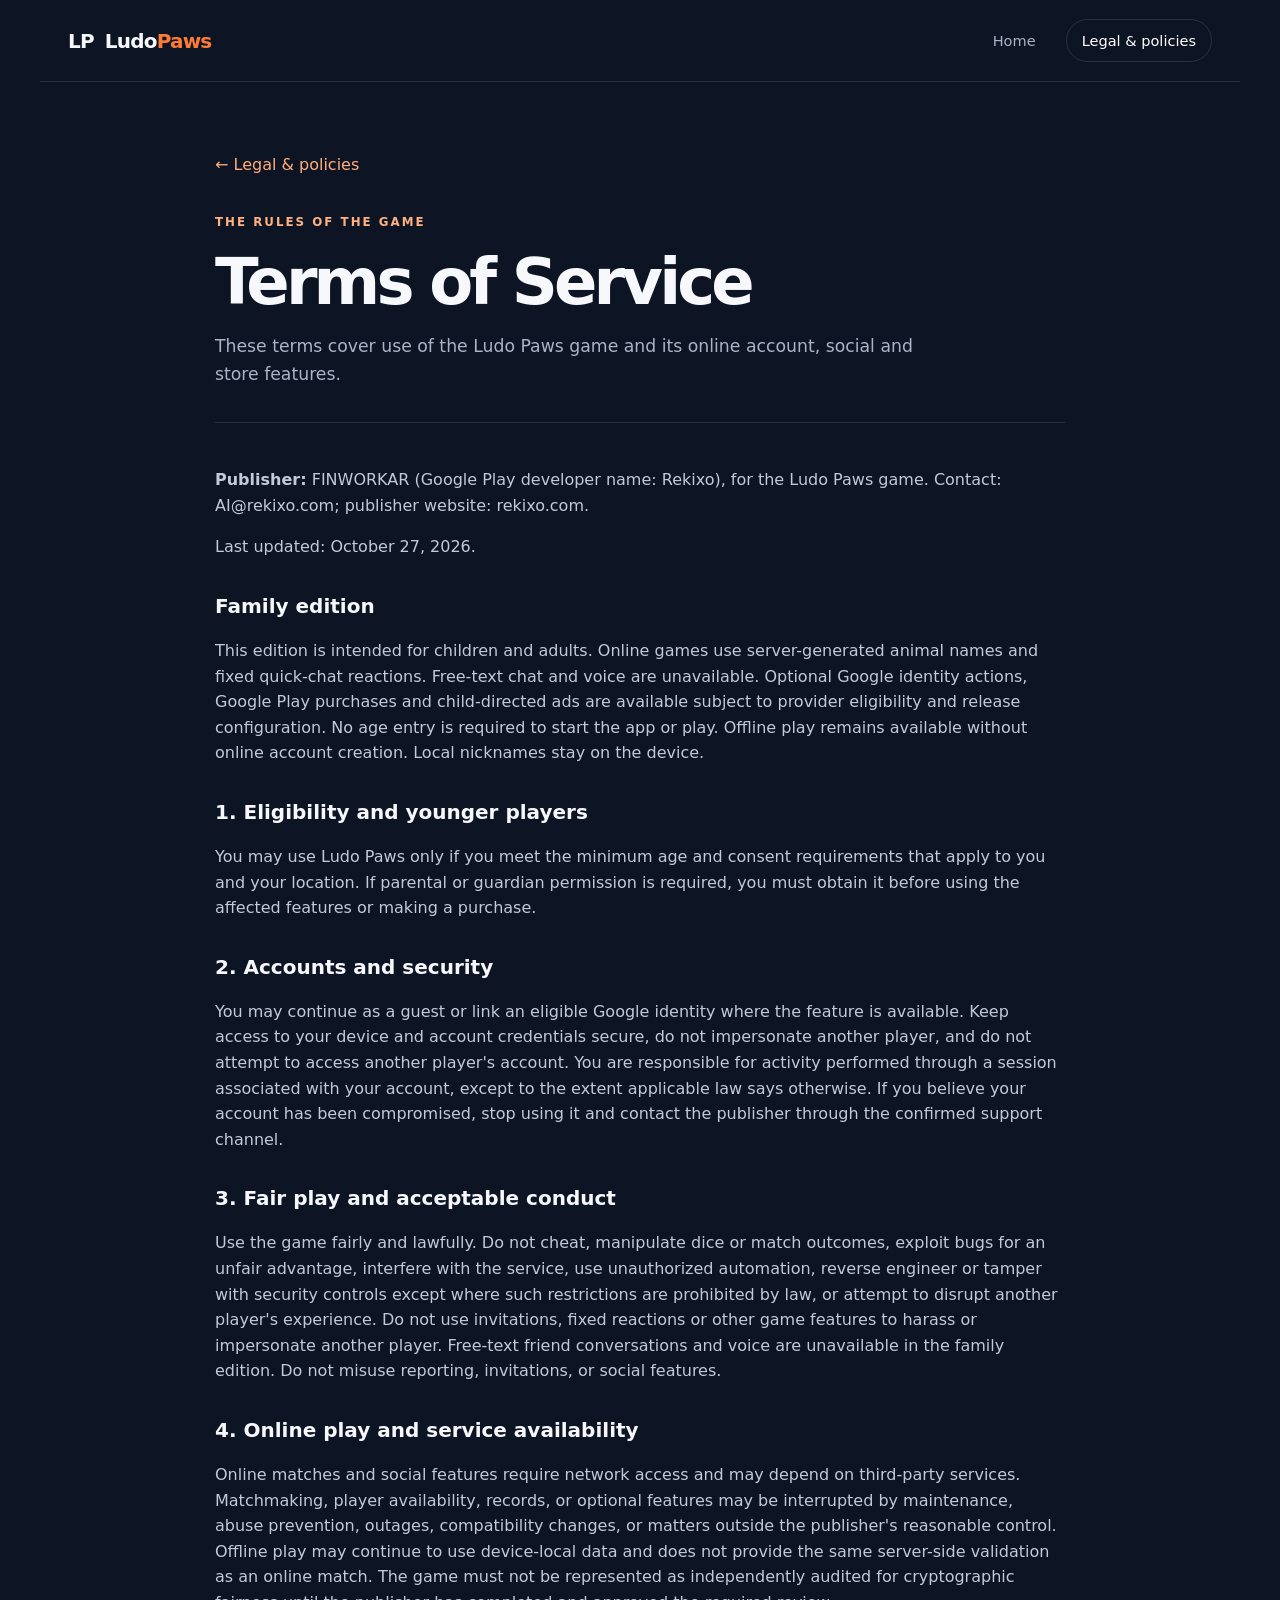
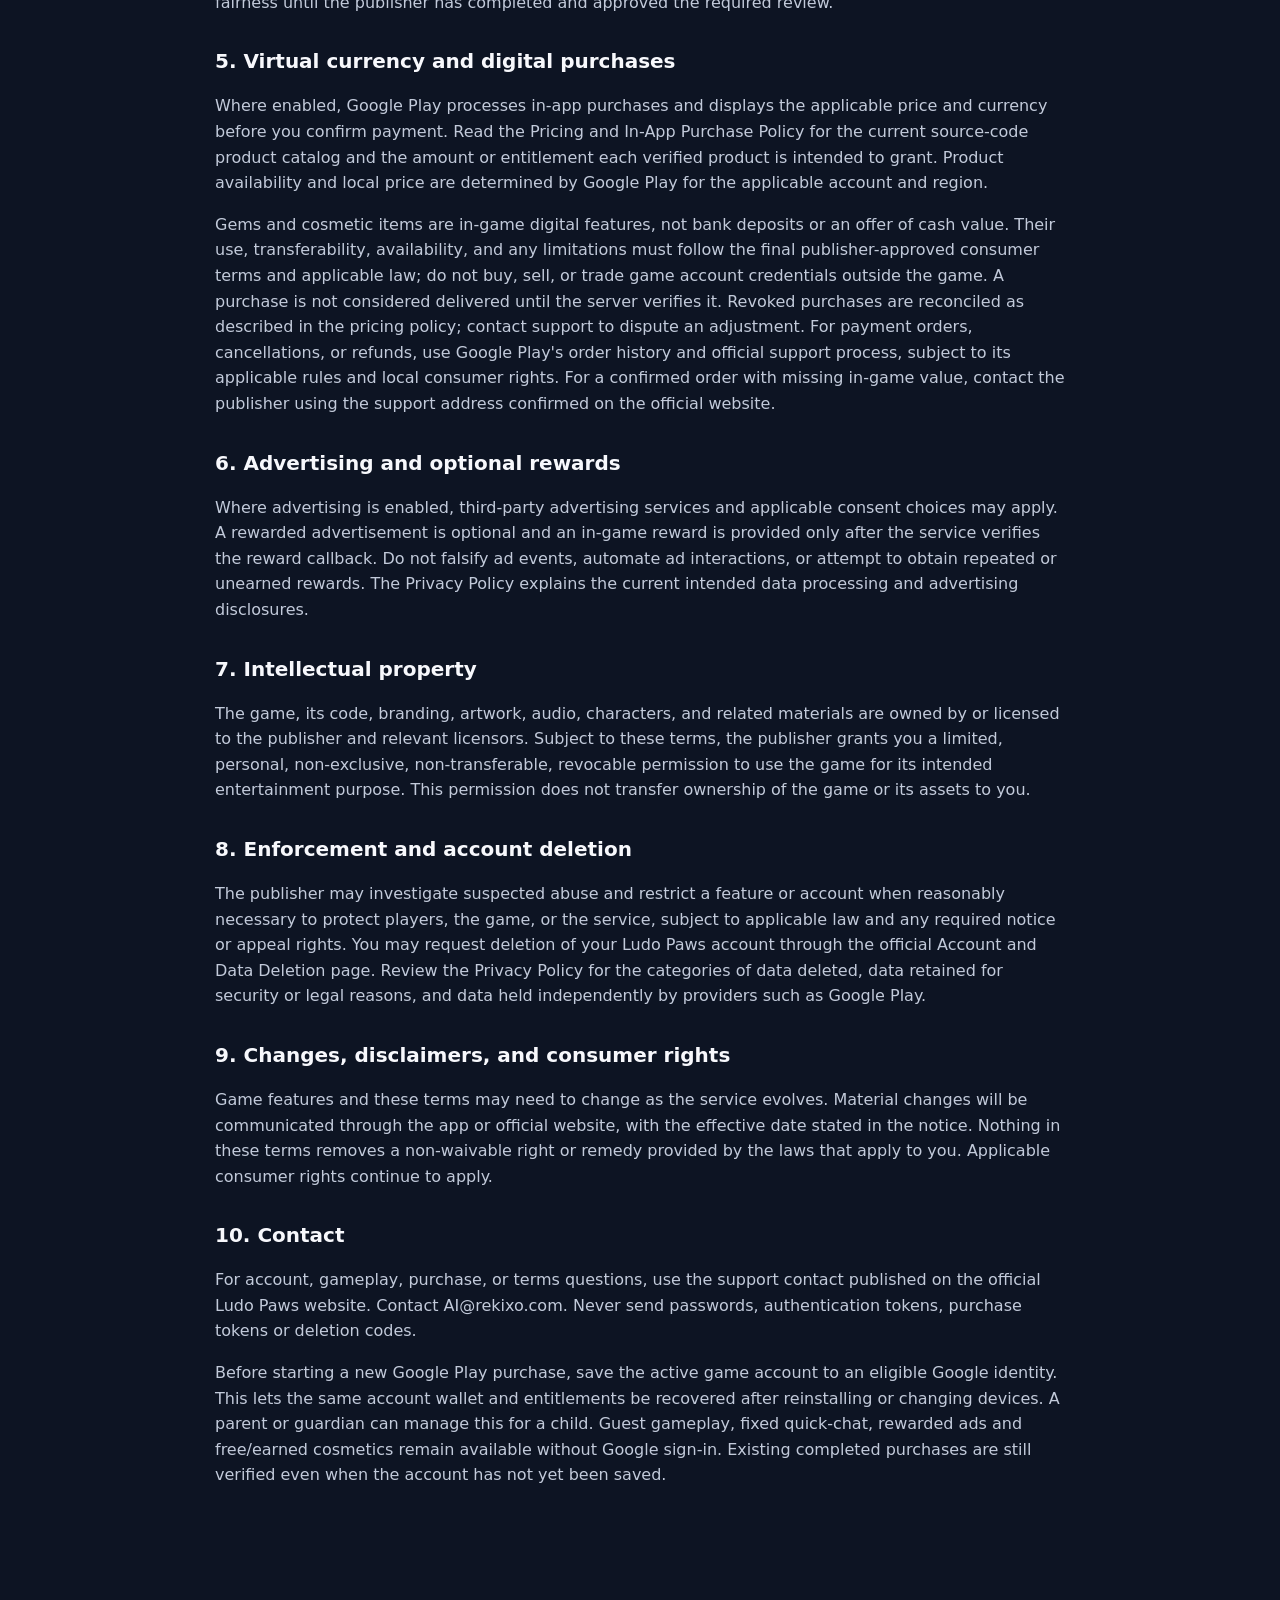
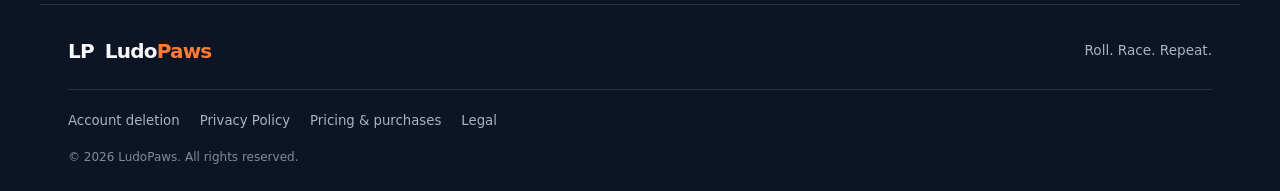
<file: terms-of-service/index.html>
<!doctype html>
<html lang="en"><head><meta charset="utf-8"><meta name="viewport" content="width=device-width,initial-scale=1"><meta name="theme-color" content="#101827"><meta name="description" content="Terms for using Ludo Paws, including accounts, online play, fair use, virtual items, ads and account deletion."><link rel="canonical" href="https://ludopaws.rekixo.com/terms-of-service/"><title>Terms of Service — Ludo Paws</title><link rel="stylesheet" href="/assets/styles.css"></head>
<body><header class="site-header"><a class="brand" href="/" aria-label="Ludo Paws home"><span class="brand-mark">LP</span><span>Ludo<span class="accent">Paws</span></span></a><nav aria-label="Main navigation"><a href="/">Home</a><a class="nav-cta" href="/legal/">Legal &amp; policies</a></nav></header>
<main class="legal-wrap"><a class="back-link" href="/legal/">← Legal &amp; policies</a><p class="eyebrow">THE RULES OF THE GAME</p><h1>Terms of Service</h1><p class="intro">These terms cover use of the Ludo Paws game and its online account, social and store features.</p><div class="legal-content">
      <p><strong>Publisher:</strong> FINWORKAR (Google Play developer name: Rekixo), for the Ludo Paws game. Contact: <a href="mailto:AI@rekixo.com">AI@rekixo.com</a>; publisher website: <a href="https://rekixo.com">rekixo.com</a>.</p>
      <p class="muted">Last updated: October 27, 2026.</p>

      <h2>Family edition</h2>
      <p>This edition is intended for children and adults. Online games use server-generated animal names and fixed quick-chat reactions. Free-text chat and voice are unavailable. Optional Google identity actions, Google Play purchases and child-directed ads are available subject to provider eligibility and release configuration. No age entry is required to start the app or play. Offline play remains available without online account creation. Local nicknames stay on the device.</p>
      <h2>1. Eligibility and younger players</h2>
      <p>You may use Ludo Paws only if you meet the minimum age and consent requirements that apply to you and your location. If parental or guardian permission is required, you must obtain it before using the affected features or making a purchase.</p>

      <h2>2. Accounts and security</h2>
      <p>You may continue as a guest or link an eligible Google identity where the feature is available. Keep access to your device and account credentials secure, do not impersonate another player, and do not attempt to access another player's account. You are responsible for activity performed through a session associated with your account, except to the extent applicable law says otherwise. If you believe your account has been compromised, stop using it and contact the publisher through the confirmed support channel.</p>

      <h2>3. Fair play and acceptable conduct</h2>
      <p>Use the game fairly and lawfully. Do not cheat, manipulate dice or match outcomes, exploit bugs for an unfair advantage, interfere with the service, use unauthorized automation, reverse engineer or tamper with security controls except where such restrictions are prohibited by law, or attempt to disrupt another player's experience. Do not use invitations, fixed reactions or other game features to harass or impersonate another player. Free-text friend conversations and voice are unavailable in the family edition. Do not misuse reporting, invitations, or social features.</p>

      <h2>4. Online play and service availability</h2>
      <p>Online matches and social features require network access and may depend on third-party services. Matchmaking, player availability, records, or optional features may be interrupted by maintenance, abuse prevention, outages, compatibility changes, or matters outside the publisher's reasonable control. Offline play may continue to use device-local data and does not provide the same server-side validation as an online match. The game must not be represented as independently audited for cryptographic fairness until the publisher has completed and approved the required review.</p>

      <h2>5. Virtual currency and digital purchases</h2>
      <p>Where enabled, Google Play processes in-app purchases and displays the applicable price and currency before you confirm payment. Read the <a href="/pricing.html">Pricing and In-App Purchase Policy</a> for the current source-code product catalog and the amount or entitlement each verified product is intended to grant. Product availability and local price are determined by Google Play for the applicable account and region.</p>
      <p>Gems and cosmetic items are in-game digital features, not bank deposits or an offer of cash value. Their use, transferability, availability, and any limitations must follow the final publisher-approved consumer terms and applicable law; do not buy, sell, or trade game account credentials outside the game. A purchase is not considered delivered until the server verifies it. Revoked purchases are reconciled as described in the pricing policy; contact support to dispute an adjustment. For payment orders, cancellations, or refunds, use Google Play's order history and official support process, subject to its applicable rules and local consumer rights. For a confirmed order with missing in-game value, contact the publisher using the support address confirmed on the official website.</p>
      <h2>6. Advertising and optional rewards</h2>
      <p>Where advertising is enabled, third-party advertising services and applicable consent choices may apply. A rewarded advertisement is optional and an in-game reward is provided only after the service verifies the reward callback. Do not falsify ad events, automate ad interactions, or attempt to obtain repeated or unearned rewards. The <a href="/privacy-policy/">Privacy Policy</a> explains the current intended data processing and advertising disclosures.</p>

      <h2>7. Intellectual property</h2>
      <p>The game, its code, branding, artwork, audio, characters, and related materials are owned by or licensed to the publisher and relevant licensors. Subject to these terms, the publisher grants you a limited, personal, non-exclusive, non-transferable, revocable permission to use the game for its intended entertainment purpose. This permission does not transfer ownership of the game or its assets to you.</p>

      <h2>8. Enforcement and account deletion</h2>
      <p>The publisher may investigate suspected abuse and restrict a feature or account when reasonably necessary to protect players, the game, or the service, subject to applicable law and any required notice or appeal rights. You may request deletion of your Ludo Paws account through the <a href="/account-deletion/">official Account and Data Deletion page</a>. Review the Privacy Policy for the categories of data deleted, data retained for security or legal reasons, and data held independently by providers such as Google Play.</p>

      <h2>9. Changes, disclaimers, and consumer rights</h2>
      <p>Game features and these terms may need to change as the service evolves. Material changes will be communicated through the app or official website, with the effective date stated in the notice. Nothing in these terms removes a non-waivable right or remedy provided by the laws that apply to you. Applicable consumer rights continue to apply.</p>

      <h2>10. Contact</h2>
      <p>For account, gameplay, purchase, or terms questions, use the support contact published on the official Ludo Paws website. Contact <a href="mailto:AI@rekixo.com">AI@rekixo.com</a>. Never send passwords, authentication tokens, purchase tokens or deletion codes.</p>
    <p>Before starting a new Google Play purchase, save the active game account to an eligible Google identity. This lets the same account wallet and entitlements be recovered after reinstalling or changing devices. A parent or guardian can manage this for a child. Guest gameplay, fixed quick-chat, rewarded ads and free/earned cosmetics remain available without Google sign-in. Existing completed purchases are still verified even when the account has not yet been saved.</p>
</div></main><footer class="site-footer"><a class="brand" href="/"><span class="brand-mark">LP</span><span>Ludo<span class="accent">Paws</span></span></a><p>Roll. Race. Repeat.</p><div class="footer-links"><a href="/account-deletion/">Account deletion</a><a href="/privacy-policy/">Privacy Policy</a><a href="/pricing.html">Pricing &amp; purchases</a><a href="/legal/">Legal</a></div><small>© 2026 LudoPaws. All rights reserved.</small></footer></body></html>
</file>
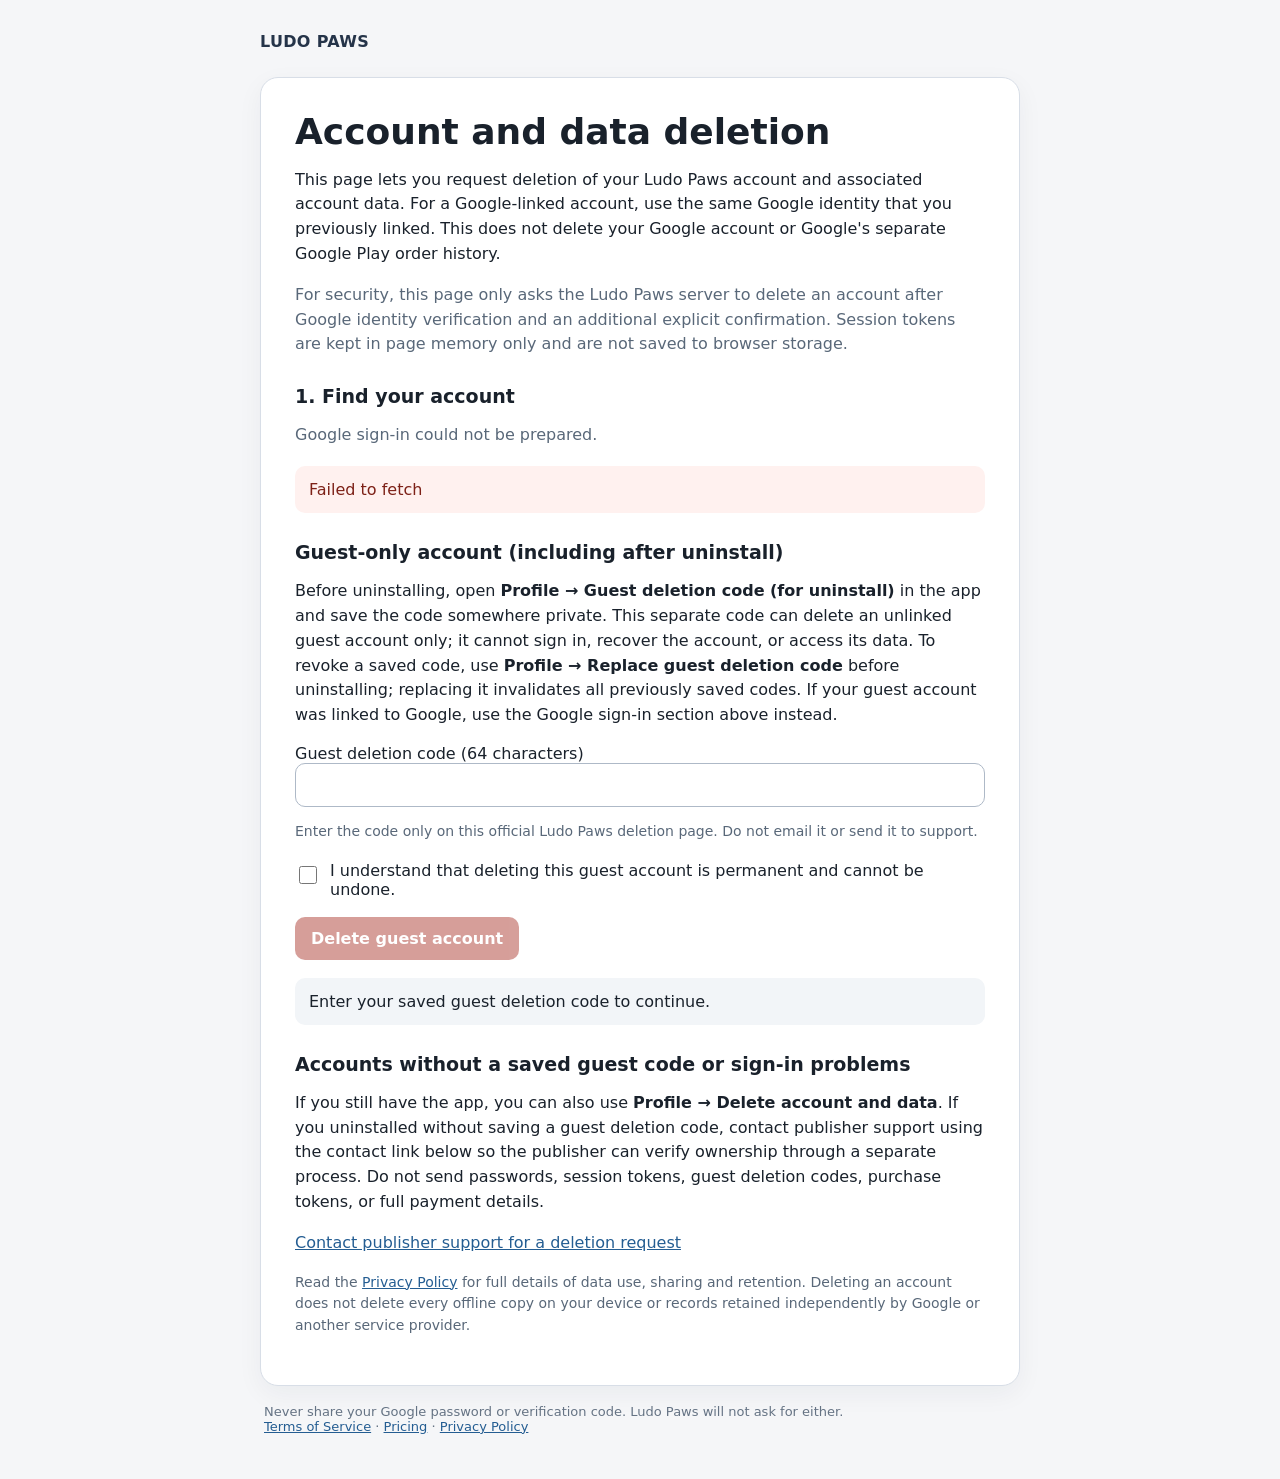
<file: account-deletion.html>
<!doctype html><html lang="en"><head><meta charset="utf-8"><meta name="viewport" content="width=device-width,initial-scale=1"><meta http-equiv="refresh" content="0;url=/account-deletion/"><link rel="canonical" href="https://ludopaws.rekixo.com/account-deletion/"><title>Account and Data Deletion — Ludo Paws</title></head><body><p>Redirecting to <a href="/account-deletion/">Ludo Paws Account and Data Deletion</a>.</p></body></html>
</file>
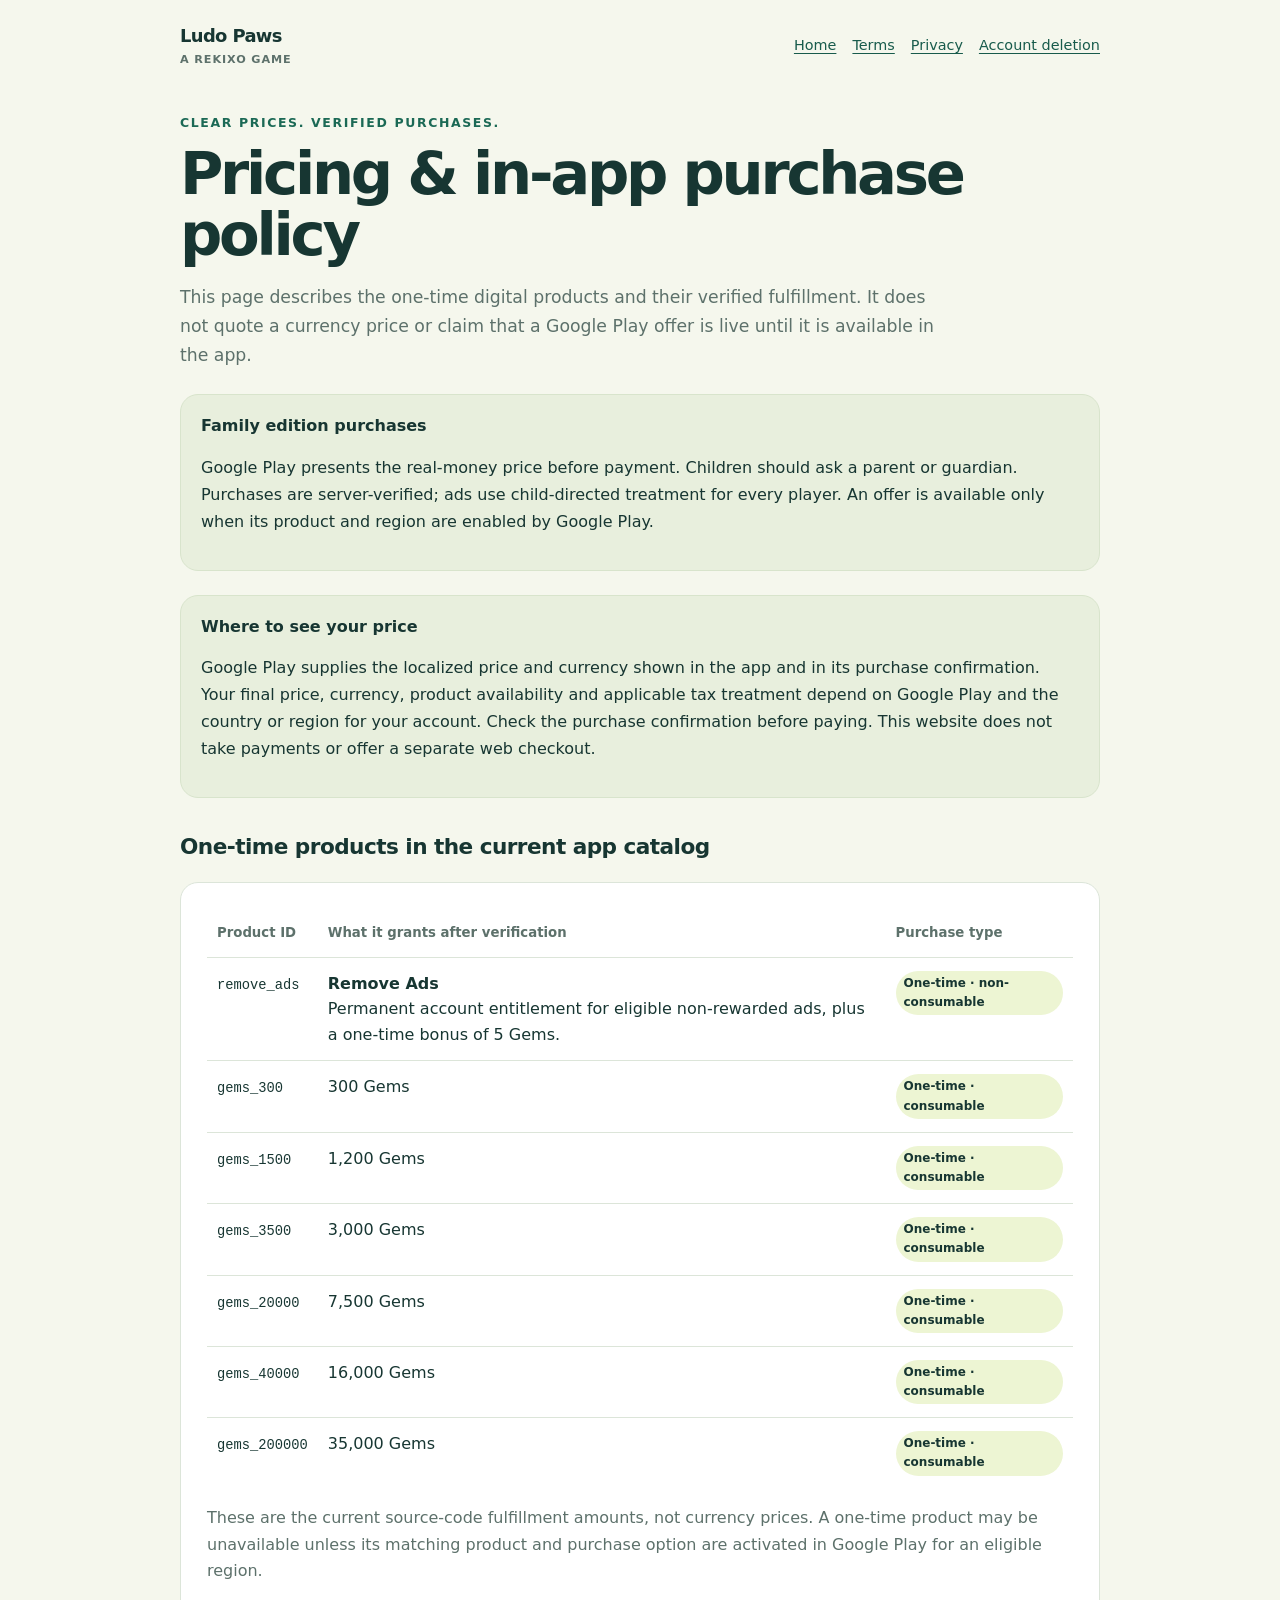
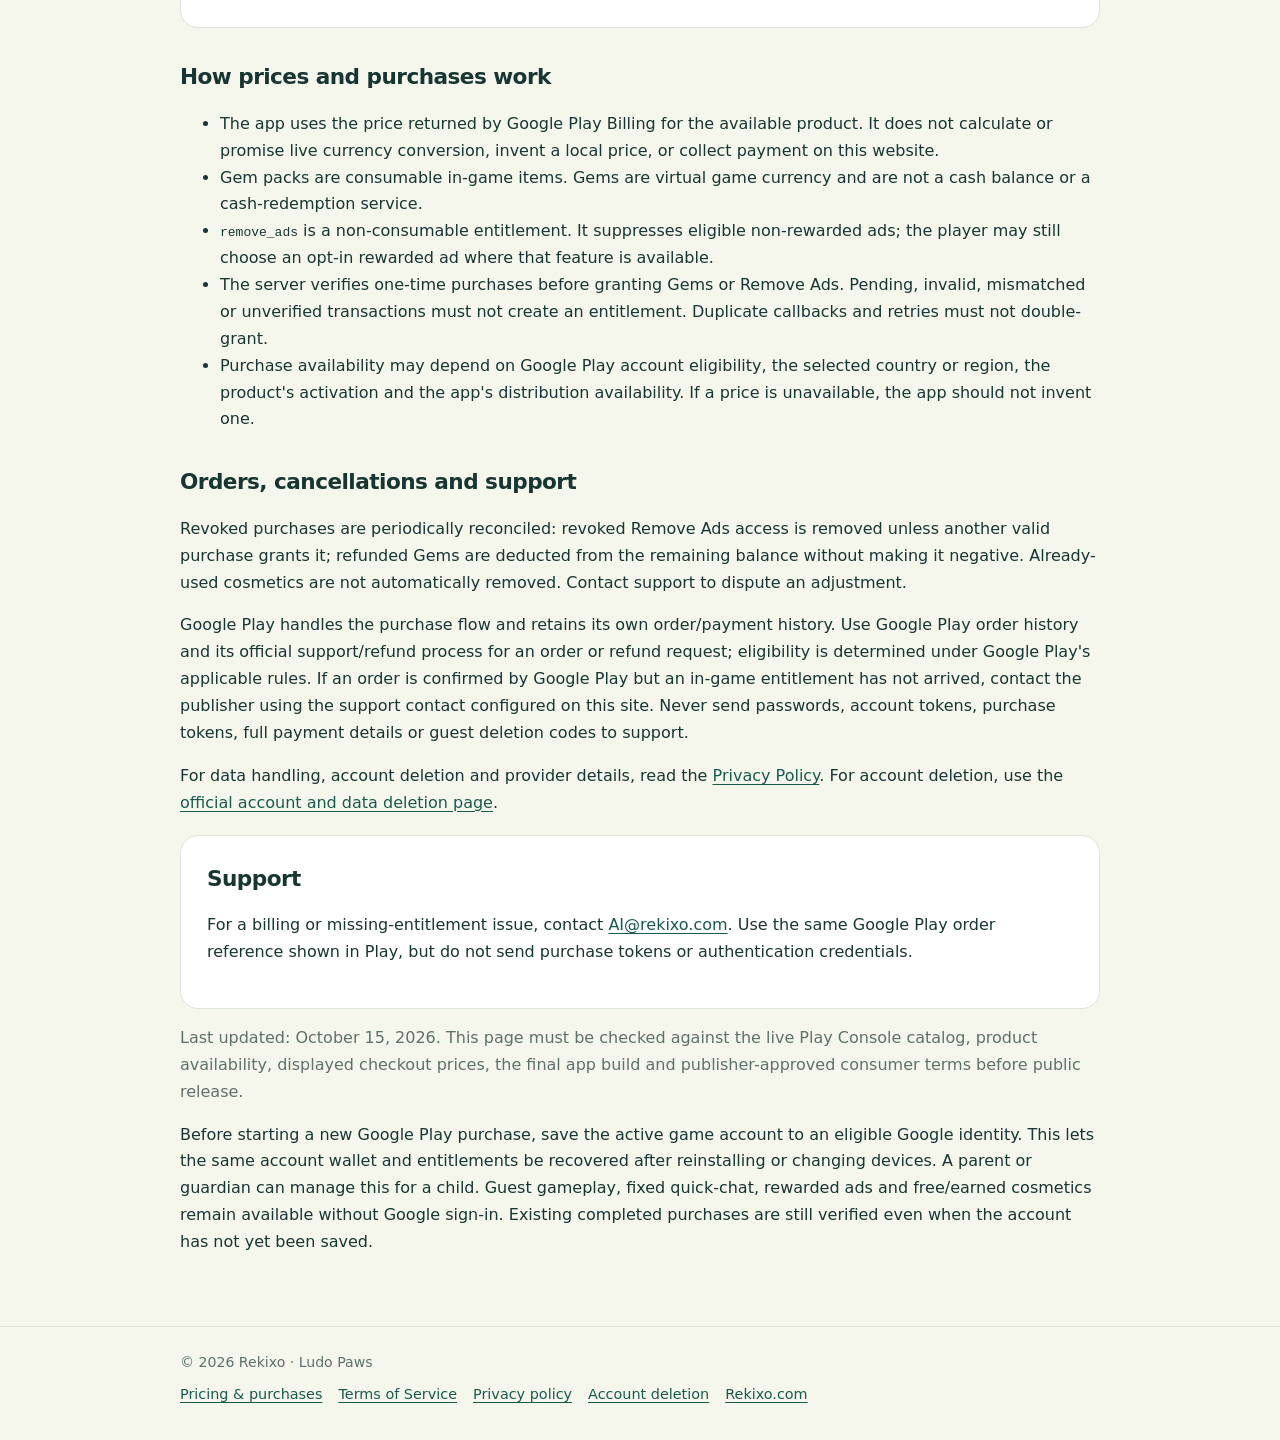
<file: pricing.html>
<!doctype html>
<html lang="en">
<head>
  <meta charset="utf-8">
  <meta name="viewport" content="width=device-width, initial-scale=1">
  <meta name="theme-color" content="#143b35">
  <meta name="description" content="Ludo Paws one-time in-app purchases, Gem quantities and localized Google Play pricing.">
  <title>Ludo Paws — Pricing & In-App Purchase Policy</title>
  <style>
    :root{color-scheme:light;--ink:#173632;--muted:#5d716b;--paper:#f5f7ed;--card:#fff;--green:#1b6955;--lime:#d9f36a;--coral:#ff9678;--line:#dce5d9}
    *{box-sizing:border-box}
    body{margin:0;background:var(--paper);color:var(--ink);font-family:Inter,ui-sans-serif,system-ui,-apple-system,BlinkMacSystemFont,"Segoe UI",sans-serif;line-height:1.6}
    a{color:#185b4c;text-underline-offset:3px}
    .wrap{width:min(920px,calc(100% - 32px));margin-inline:auto}
    header{display:flex;align-items:center;justify-content:space-between;gap:18px;padding:22px 0}
    .brand{font-weight:900;font-size:1.12rem;letter-spacing:-.035em;text-decoration:none;color:var(--ink)}
    .brand small{display:block;color:var(--muted);font-size:.7rem;letter-spacing:.08em}
    nav{display:flex;gap:16px;flex-wrap:wrap;font-size:.9rem}
    main{padding:18px 0 54px}
    .eyebrow{font-size:.78rem;letter-spacing:.13em;text-transform:uppercase;color:var(--green);font-weight:900}
    h1{font-size:clamp(2.1rem,5.3vw,3.7rem);line-height:1.03;letter-spacing:-.055em;margin:10px 0 16px}
    h2{font-size:1.35rem;letter-spacing:-.025em;margin:32px 0 10px}
    p,li{line-height:1.68}
    .intro{font-size:1.08rem;color:var(--muted);max-width:760px}
    .notice{padding:18px 20px;border-radius:18px;background:#e8efdd;border:1px solid #d8e4cc;margin:24px 0}
    .panel{background:var(--card);border:1px solid var(--line);border-radius:18px;padding:clamp(16px,3vw,26px);margin-top:18px}
    .table-wrap{overflow-x:auto}
    table{width:100%;border-collapse:collapse;min-width:560px}
    th,td{text-align:left;vertical-align:top;padding:13px 10px;border-bottom:1px solid var(--line)}
    th{font-size:.83rem;color:var(--muted)}
    td code{white-space:nowrap;font-size:.86rem}
    tbody tr:last-child td{border-bottom:0}
    .label{display:inline-block;font-size:.75rem;font-weight:800;padding:3px 8px;border-radius:999px;background:#edf5d3}
    .muted{color:var(--muted)}
    footer{border-top:1px solid var(--line);padding:24px 0 34px;color:var(--muted);font-size:.88rem}
    footer nav{margin-top:10px}
    a:focus-visible{outline:3px solid var(--coral);outline-offset:4px;border-radius:3px}
    @media(max-width:600px){header{align-items:flex-start;flex-direction:column}main{padding-top:8px}h1{font-size:2.55rem}table{min-width:520px}}
  </style>
</head>
<body>
  <header class="wrap">
    <a class="brand" href="/">Ludo Paws<small>A REKIXO GAME</small></a>
    <nav aria-label="Main navigation">
      <a href="/">Home</a>
      <a href="/terms-of-service/">Terms</a>
      <a href="/privacy-policy/">Privacy</a>
      <a href="/account-deletion/">Account deletion</a>
    </nav>
  </header>
  <main class="wrap">
    <span class="eyebrow">Clear prices. Verified purchases.</span>
    <h1>Pricing & in-app purchase policy</h1>
    <p class="intro">This page describes the one-time digital products and their verified fulfillment. It does not quote a currency price or claim that a Google Play offer is live until it is available in the app.</p>

    <div class="notice"><strong>Family edition purchases</strong><p>Google Play presents the real-money price before payment. Children should ask a parent or guardian. Purchases are server-verified; ads use child-directed treatment for every player. An offer is available only when its product and region are enabled by Google Play.</p></div>
    <div class="notice">
      <strong>Where to see your price</strong>
      <p>Google Play supplies the localized price and currency shown in the app and in its purchase confirmation. Your final price, currency, product availability and applicable tax treatment depend on Google Play and the country or region for your account. Check the purchase confirmation before paying. This website does not take payments or offer a separate web checkout.</p>
    </div>

    <h2>One-time products in the current app catalog</h2>
    <section class="panel">
      <div class="table-wrap">
        <table>
          <thead><tr><th>Product ID</th><th>What it grants after verification</th><th>Purchase type</th></tr></thead>
          <tbody>
            <tr><td><code>remove_ads</code></td><td><strong>Remove Ads</strong><br>Permanent account entitlement for eligible non-rewarded ads, plus a one-time bonus of 5 Gems.</td><td><span class="label">One-time · non-consumable</span></td></tr>
            <tr><td><code>gems_300</code></td><td>300 Gems</td><td><span class="label">One-time · consumable</span></td></tr>
            <tr><td><code>gems_1500</code></td><td>1,200 Gems</td><td><span class="label">One-time · consumable</span></td></tr>
            <tr><td><code>gems_3500</code></td><td>3,000 Gems</td><td><span class="label">One-time · consumable</span></td></tr>
            <tr><td><code>gems_20000</code></td><td>7,500 Gems</td><td><span class="label">One-time · consumable</span></td></tr>
            <tr><td><code>gems_40000</code></td><td>16,000 Gems</td><td><span class="label">One-time · consumable</span></td></tr>
            <tr><td><code>gems_200000</code></td><td>35,000 Gems</td><td><span class="label">One-time · consumable</span></td></tr>
          </tbody>
        </table>
      </div>
      <p class="muted">These are the current source-code fulfillment amounts, not currency prices. A one-time product may be unavailable unless its matching product and purchase option are activated in Google Play for an eligible region.</p>
    </section>

    <h2>How prices and purchases work</h2>
    <ul>
      <li>The app uses the price returned by Google Play Billing for the available product. It does not calculate or promise live currency conversion, invent a local price, or collect payment on this website.</li>
      <li>Gem packs are consumable in-game items. Gems are virtual game currency and are not a cash balance or a cash-redemption service.</li>
      <li><code>remove_ads</code> is a non-consumable entitlement. It suppresses eligible non-rewarded ads; the player may still choose an opt-in rewarded ad where that feature is available.</li>
      <li>The server verifies one-time purchases before granting Gems or Remove Ads. Pending, invalid, mismatched or unverified transactions must not create an entitlement. Duplicate callbacks and retries must not double-grant.</li>
      <li>Purchase availability may depend on Google Play account eligibility, the selected country or region, the product's activation and the app's distribution availability. If a price is unavailable, the app should not invent one.</li>
    </ul>

    <h2>Orders, cancellations and support</h2>
    <p>Revoked purchases are periodically reconciled: revoked Remove Ads access is removed unless another valid purchase grants it; refunded Gems are deducted from the remaining balance without making it negative. Already-used cosmetics are not automatically removed. Contact support to dispute an adjustment.</p>
    <p>Google Play handles the purchase flow and retains its own order/payment history. Use Google Play order history and its official support/refund process for an order or refund request; eligibility is determined under Google Play's applicable rules. If an order is confirmed by Google Play but an in-game entitlement has not arrived, contact the publisher using the support contact configured on this site. Never send passwords, account tokens, purchase tokens, full payment details or guest deletion codes to support.</p>
    <p>For data handling, account deletion and provider details, read the <a href="/privacy-policy/">Privacy Policy</a>. For account deletion, use the <a href="/account-deletion/">official account and data deletion page</a>.</p>
    <section class="panel" aria-labelledby="support-heading">
      <h2 id="support-heading" style="margin-top:0">Support</h2>
      <p>For a billing or missing-entitlement issue, contact <a id="support-contact" href="mailto:AI@rekixo.com">AI@rekixo.com</a>. Use the same Google Play order reference shown in Play, but do not send purchase tokens or authentication credentials.</p>
    </section>
    <p class="muted">Last updated: October 15, 2026. This page must be checked against the live Play Console catalog, product availability, displayed checkout prices, the final app build and publisher-approved consumer terms before public release.</p>
  <p>Before starting a new Google Play purchase, save the active game account to an eligible Google identity. This lets the same account wallet and entitlements be recovered after reinstalling or changing devices. A parent or guardian can manage this for a child. Guest gameplay, fixed quick-chat, rewarded ads and free/earned cosmetics remain available without Google sign-in. Existing completed purchases are still verified even when the account has not yet been saved.</p>
</main>
  <footer>
    <div class="wrap">
      <div>© 2026 Rekixo · Ludo Paws</div>
      <nav aria-label="Legal links">
        <a href="/pricing.html">Pricing & purchases</a>
        <a href="/terms-of-service/">Terms of Service</a>
        <a href="/privacy-policy/">Privacy policy</a>
        <a href="/account-deletion/">Account deletion</a>
        <a href="https://rekixo.com">Rekixo.com</a>
      </nav>
    </div>
  </footer>
  <script src="/assets/account-config.js"></script>
  <script>
    (function () {
      var config = window.LUDO_ACCOUNT_CONFIG || {};
      var email = String(config.supportEmail || "AI@rekixo.com").trim();
      if (!/^[^@\s]+@[^@\s]+\.[^@\s]+$/.test(email)) email = "AI@rekixo.com";
      var link = document.getElementById("support-contact");
      if (link) {
        link.href = "mailto:" + email + "?subject=" + encodeURIComponent("Ludo Paws purchase or billing support");
        link.textContent = email;
      }
    })();
  </script>
</body>
</html>
</file>
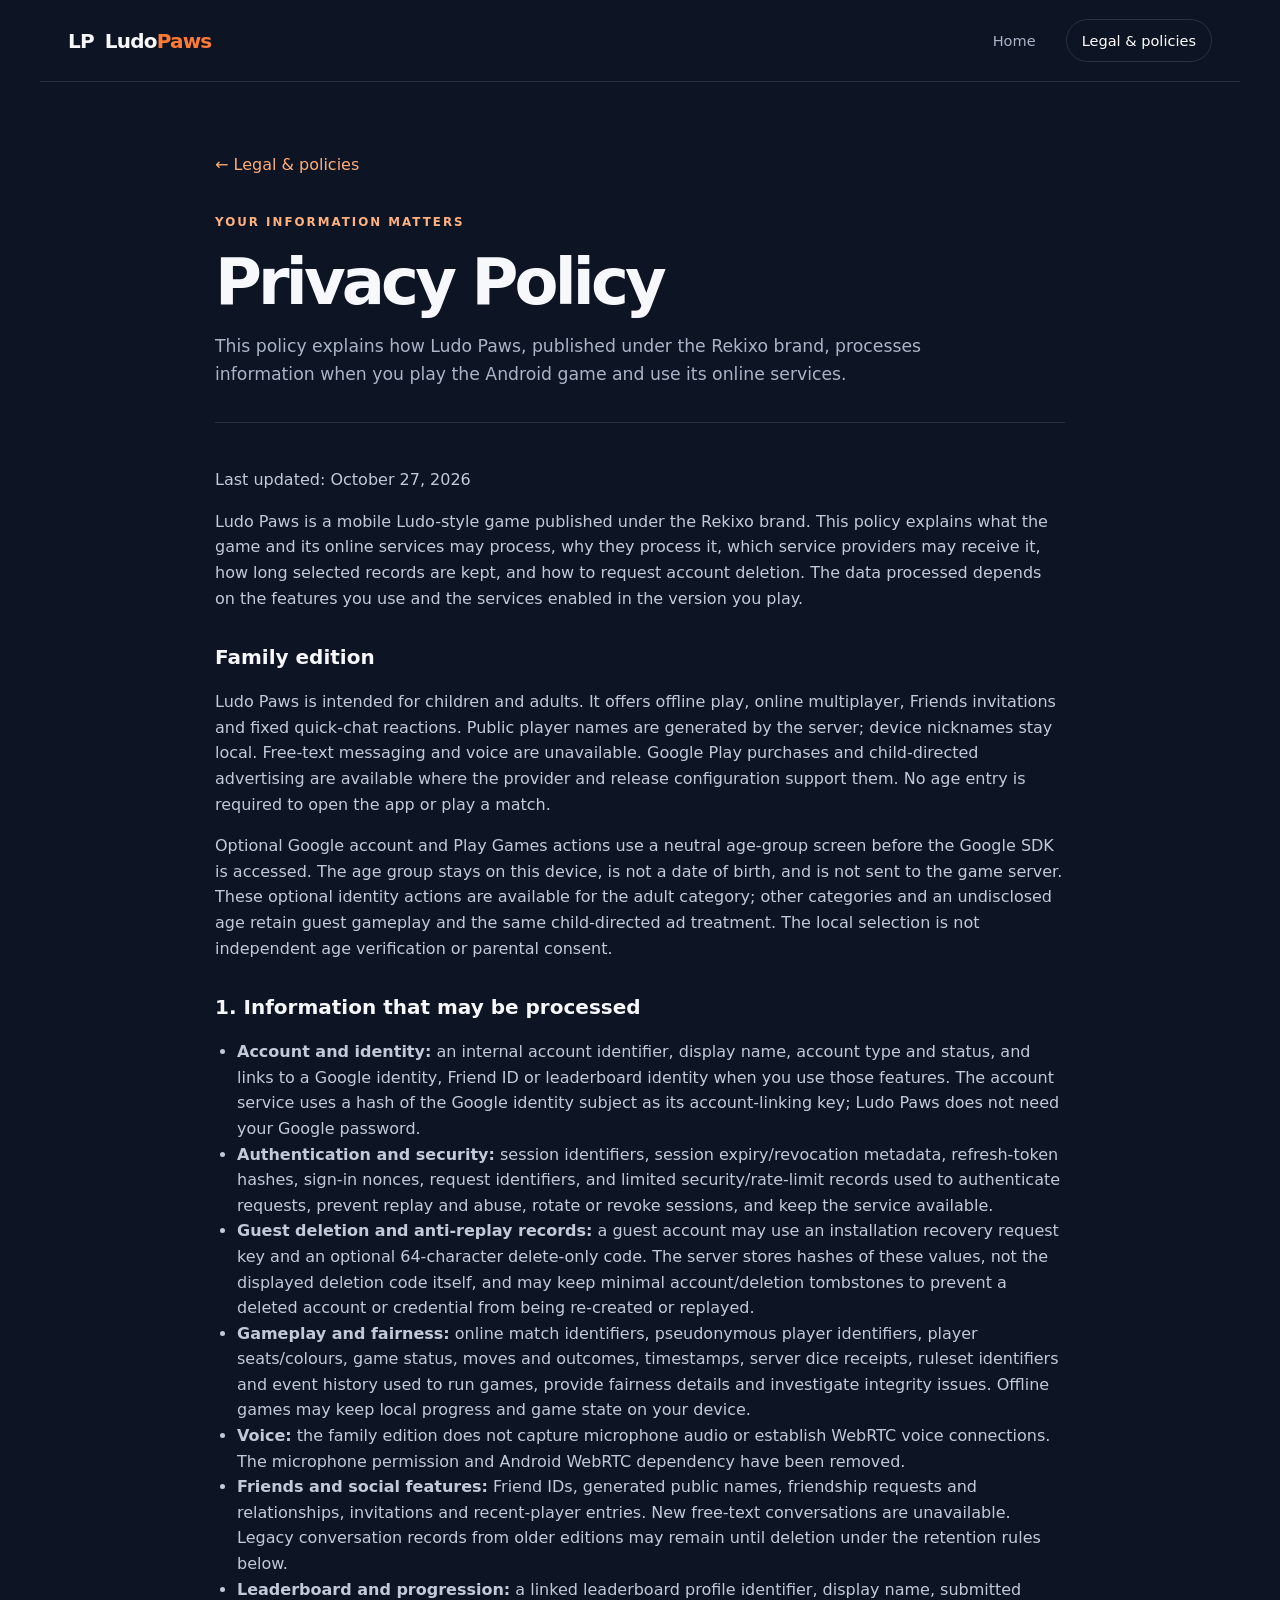
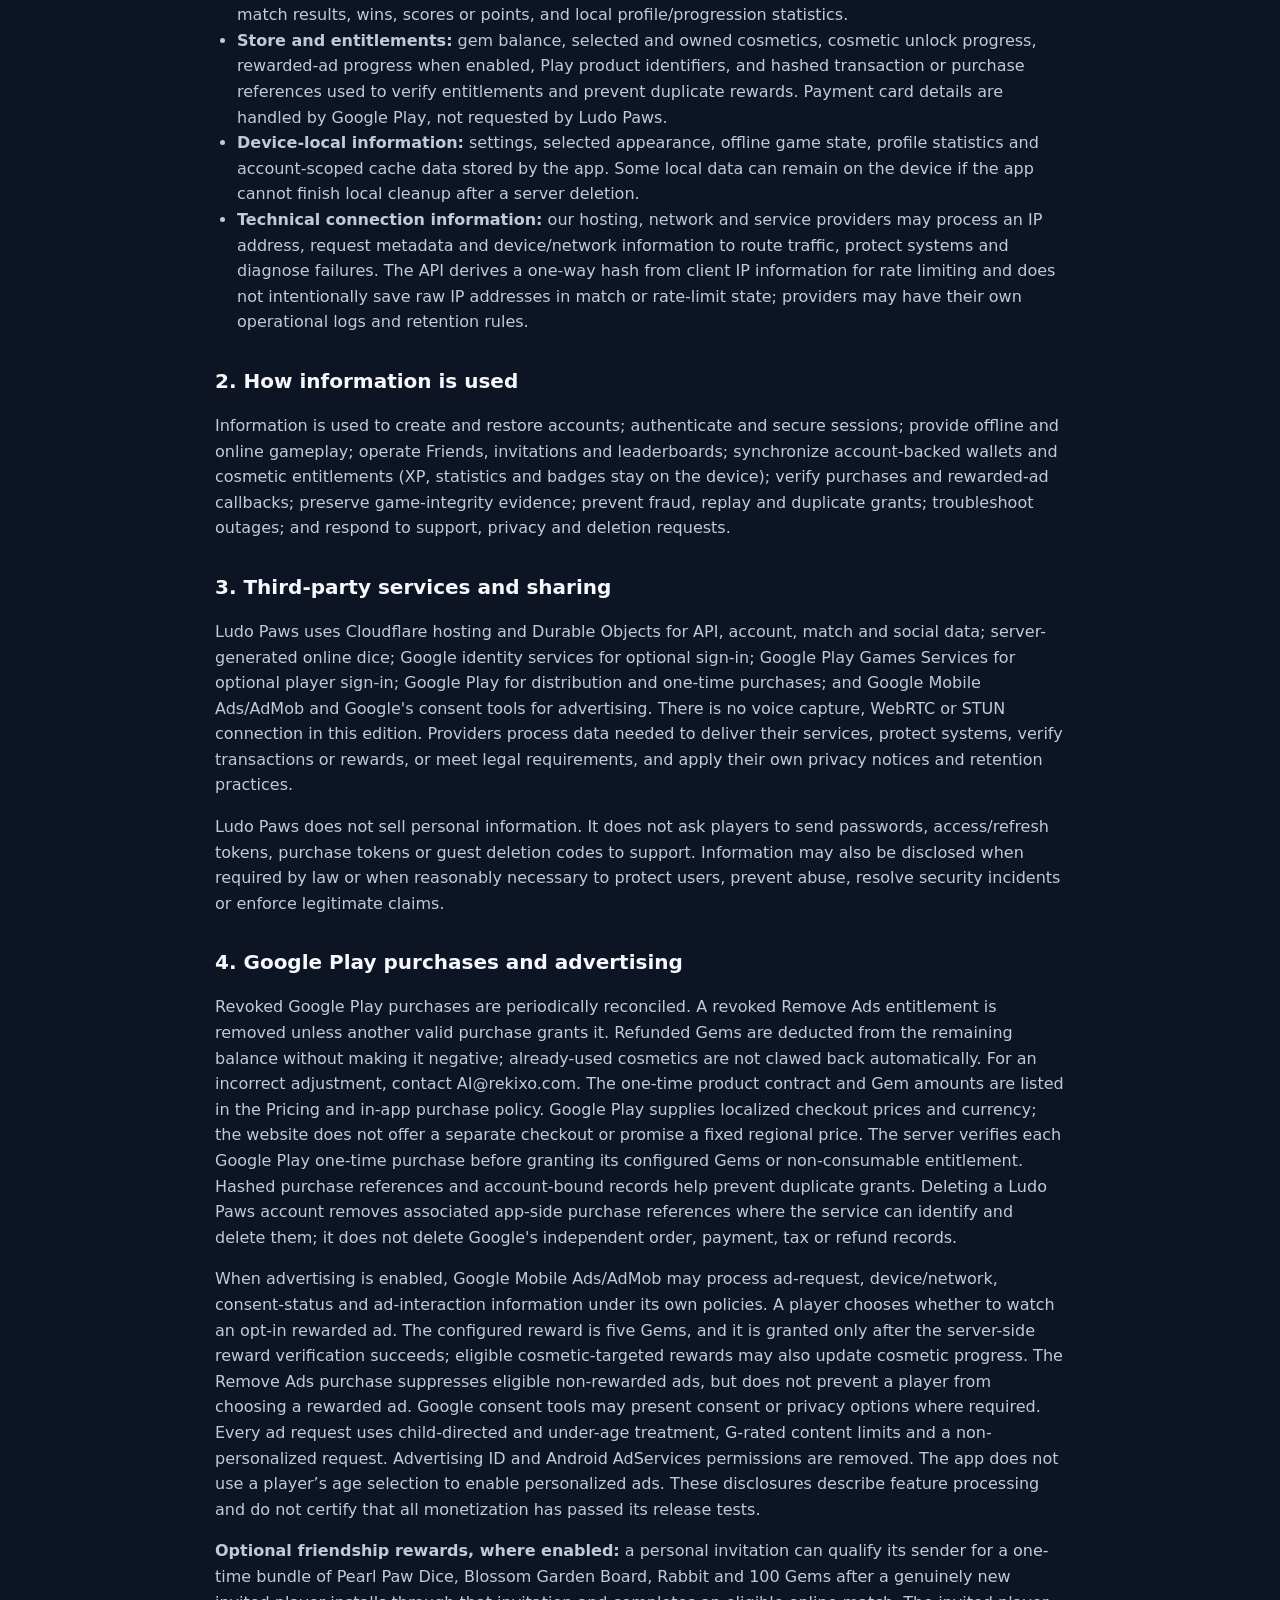
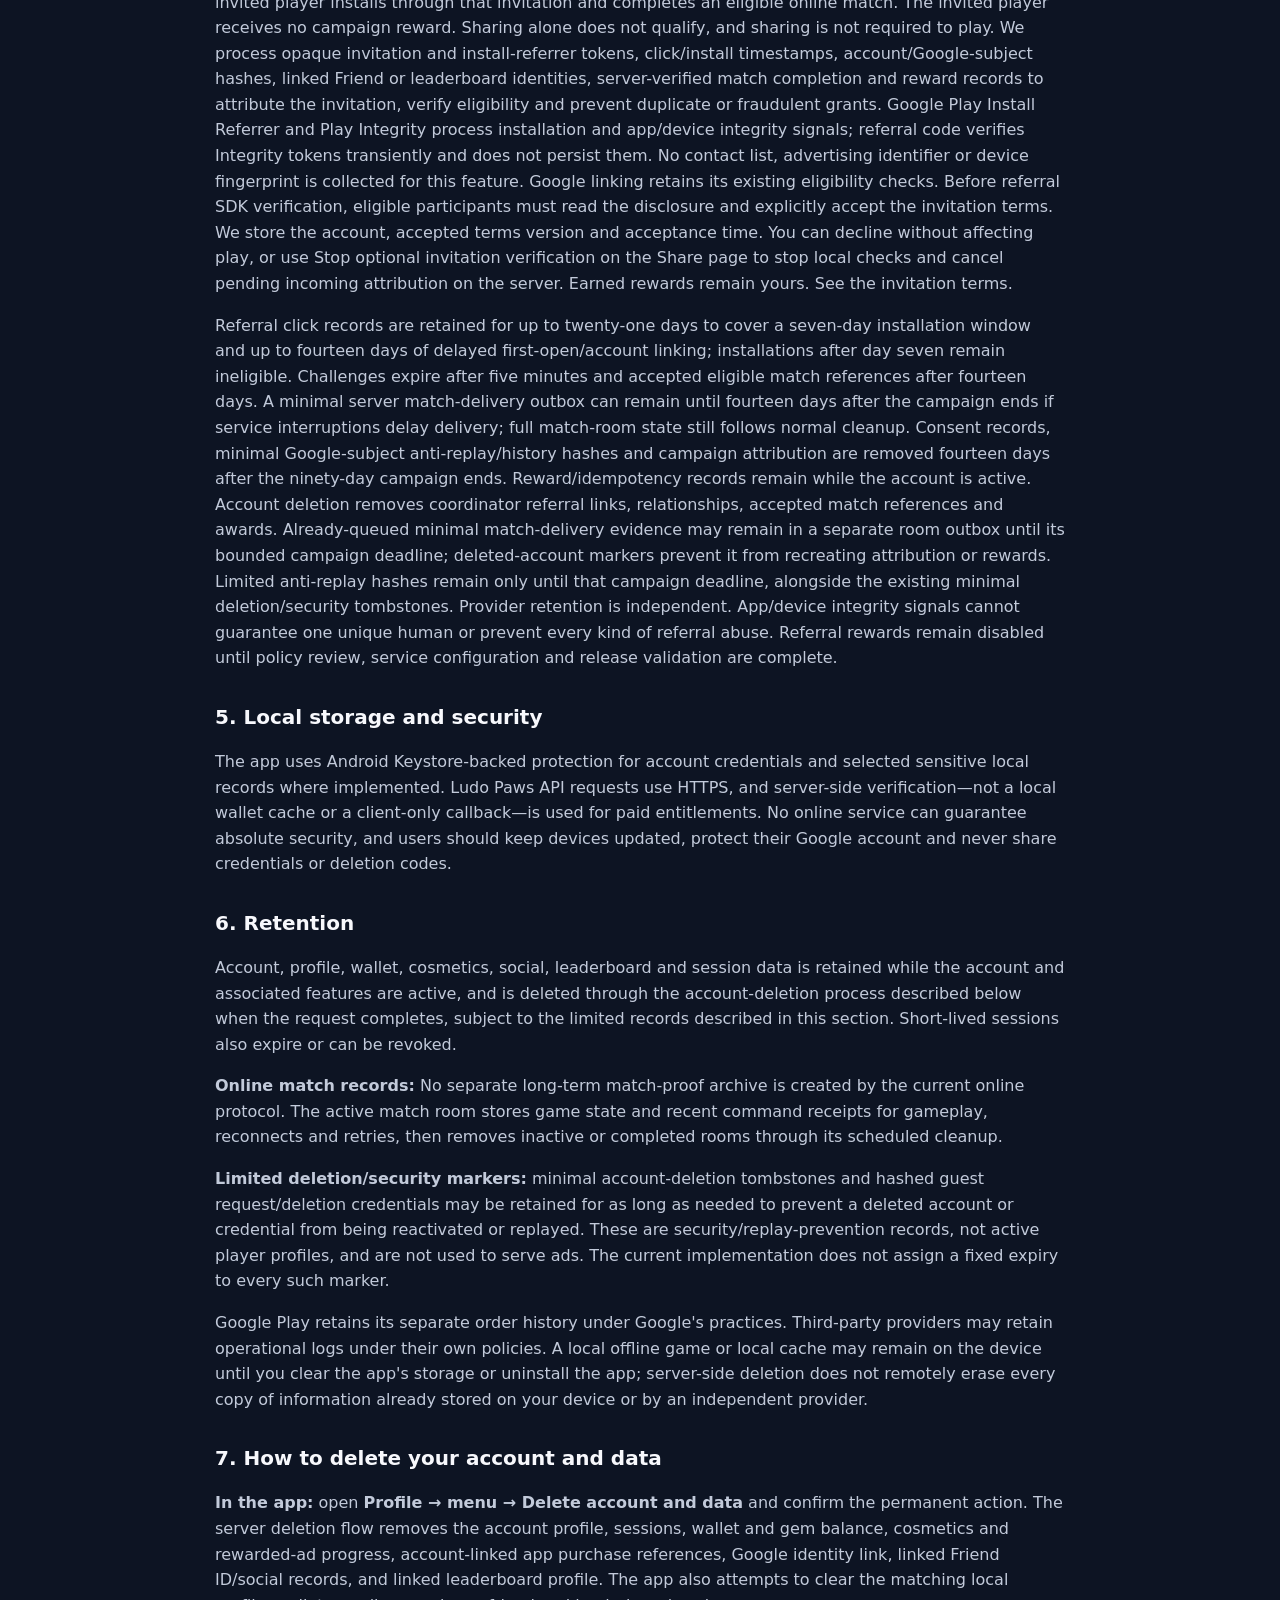
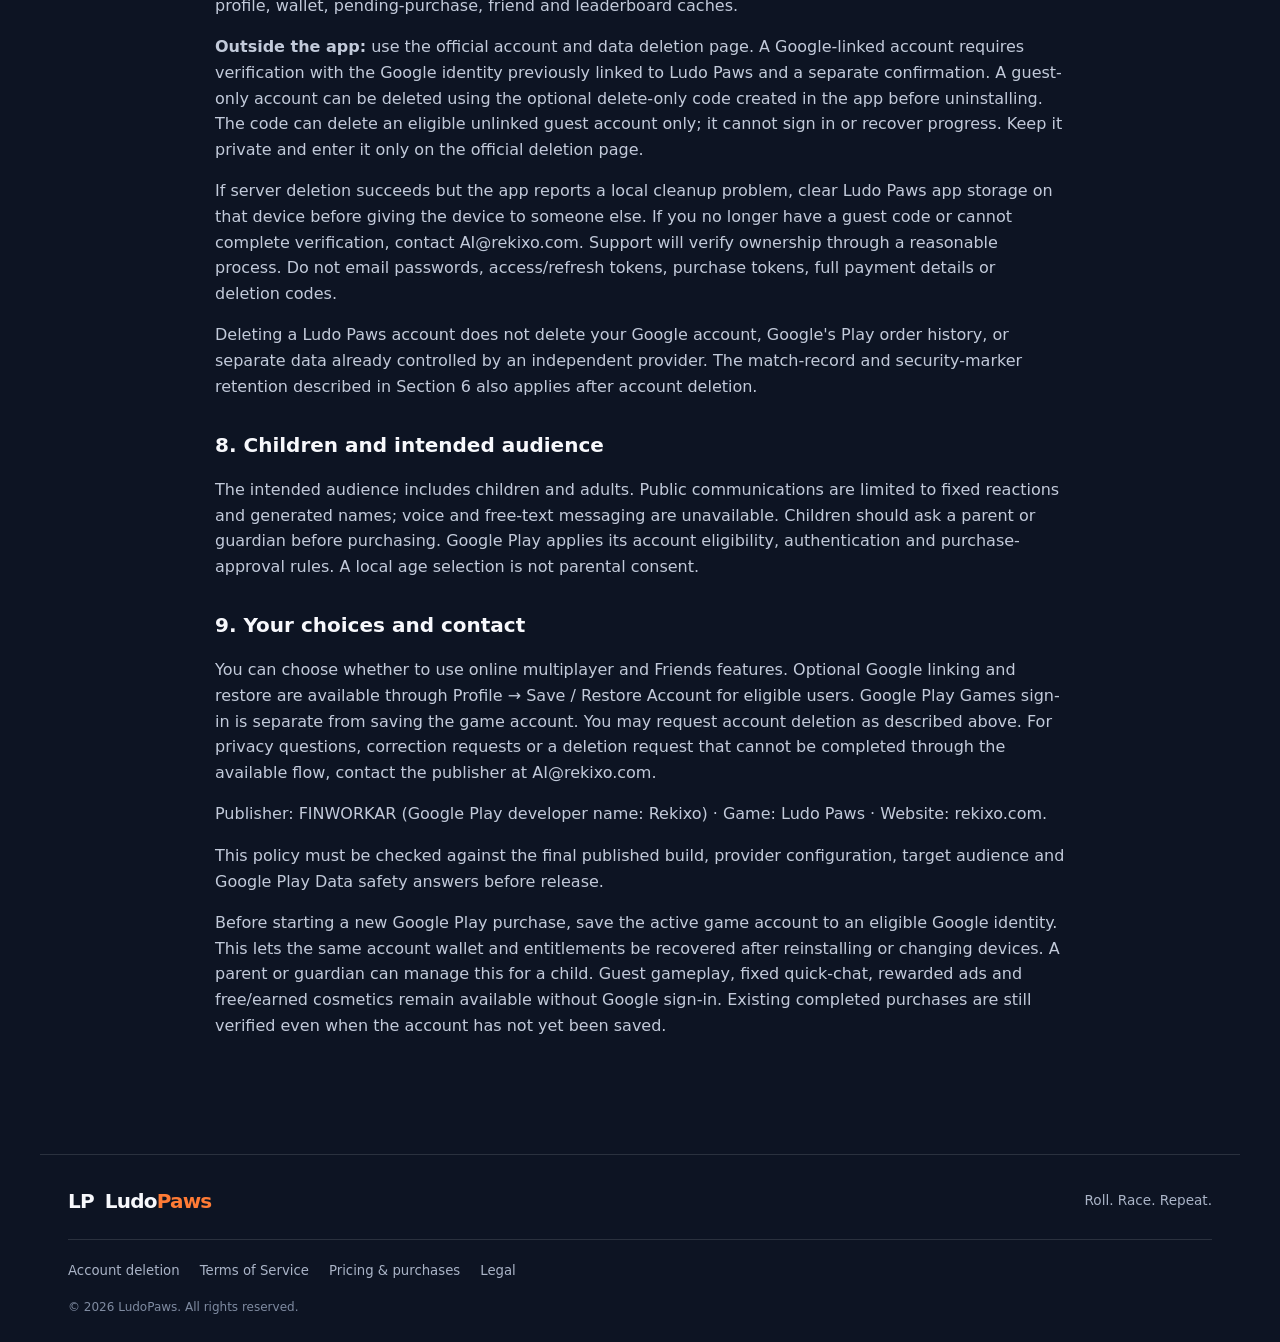
<file: privacy-policy.html>
<!doctype html><html lang="en"><head><meta charset="utf-8"><meta name="viewport" content="width=device-width,initial-scale=1"><meta http-equiv="refresh" content="0;url=/privacy-policy/"><link rel="canonical" href="https://ludopaws.rekixo.com/privacy-policy/"><title>Privacy Policy — Ludo Paws</title></head><body><p>Redirecting to the <a href="/privacy-policy/">Ludo Paws Privacy Policy</a>.</p></body></html>
</file>
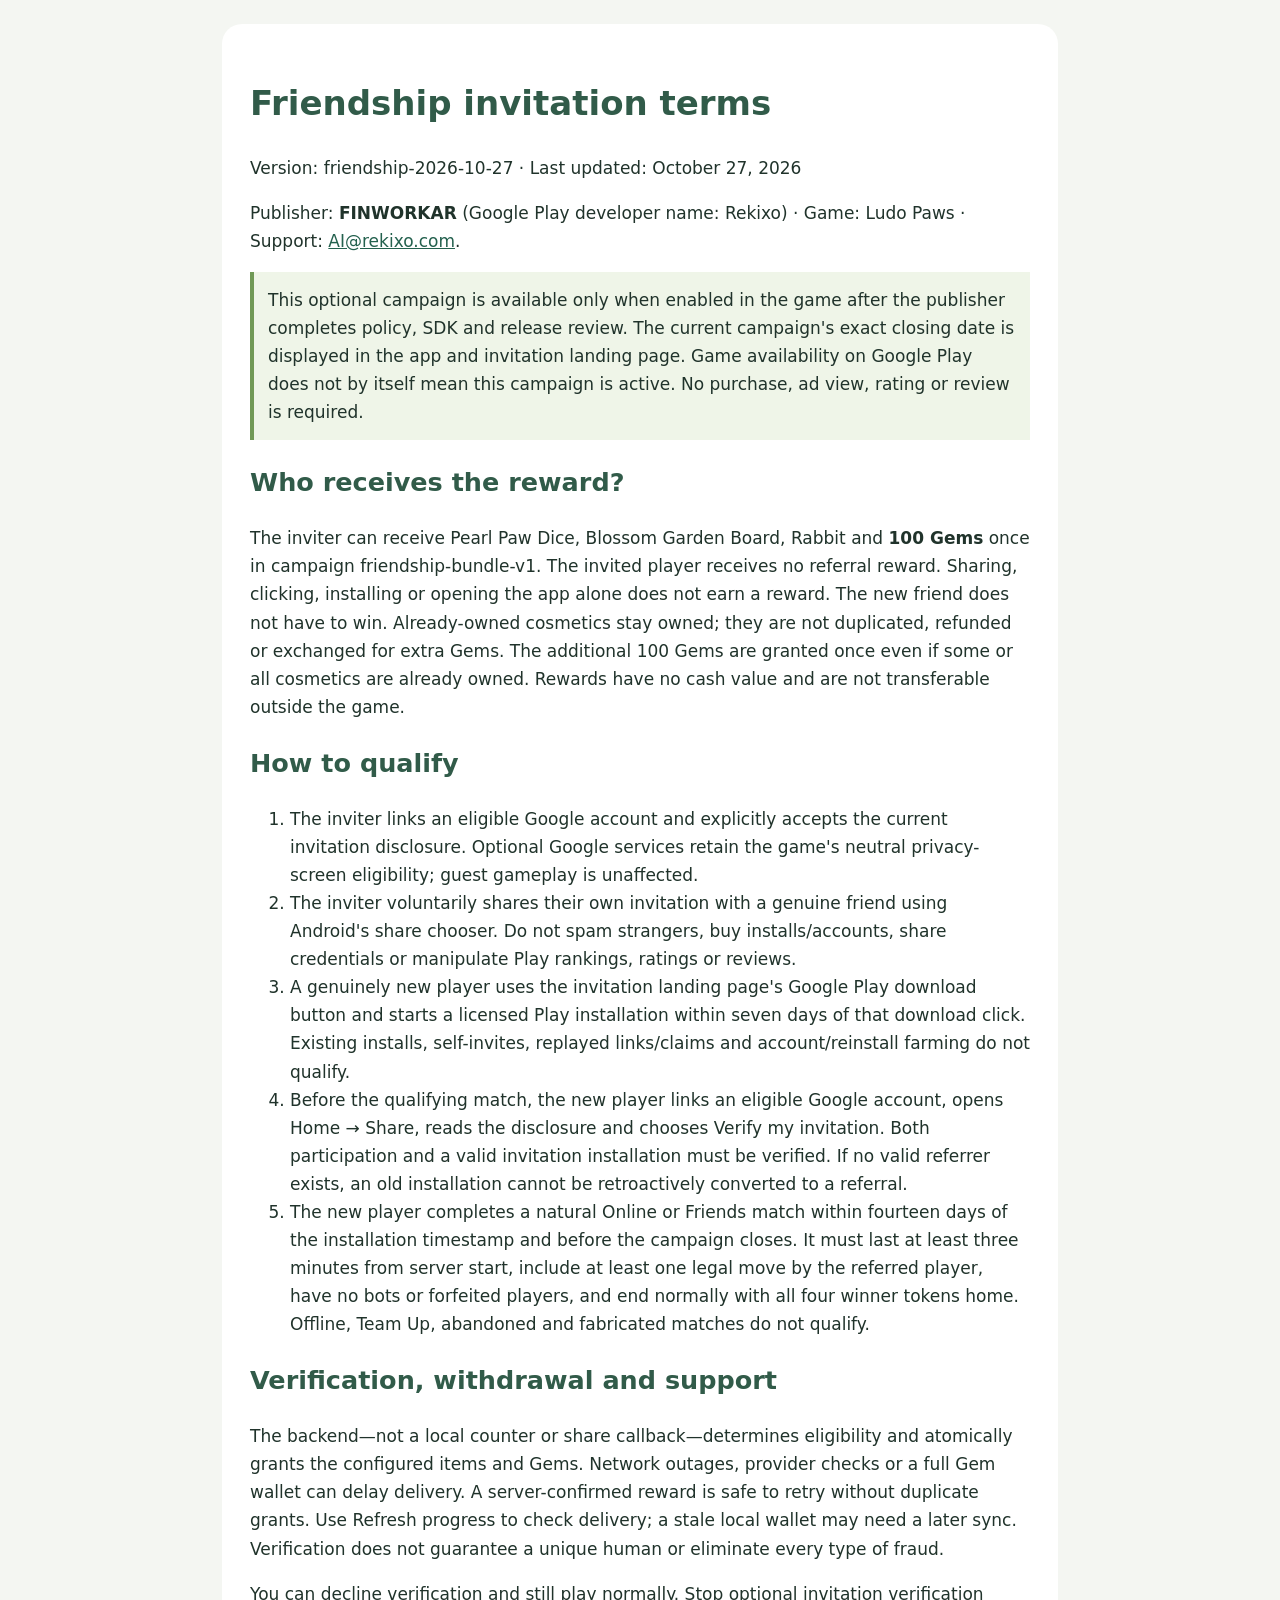
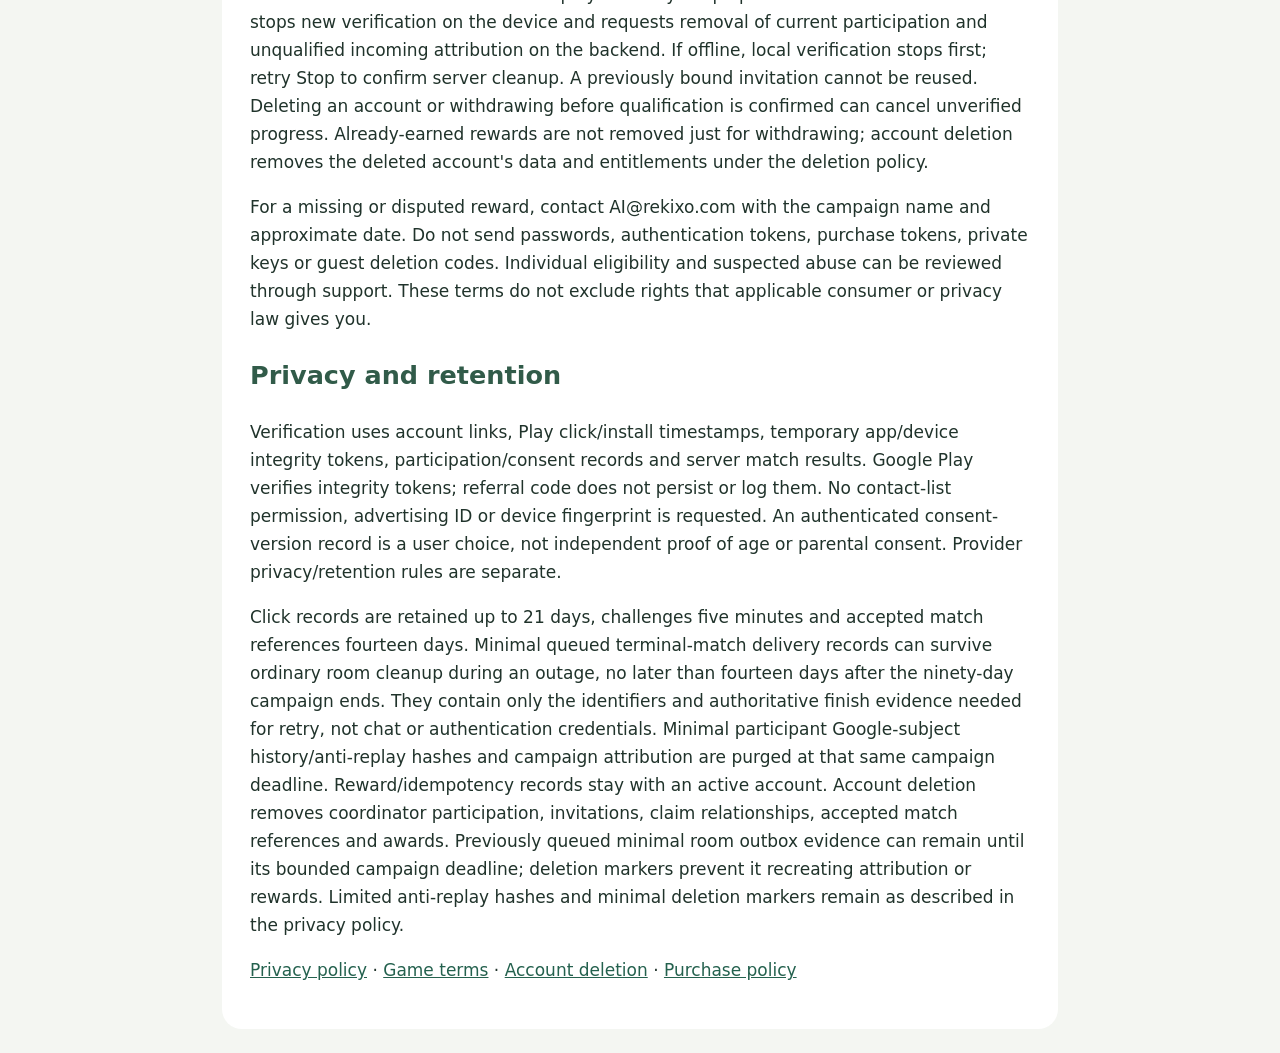
<file: referral-terms.html>
<!doctype html>
<html lang="en">
<head>
  <meta charset="utf-8">
  <meta name="viewport" content="width=device-width, initial-scale=1">
  <meta name="referrer" content="no-referrer">
  <meta http-equiv="Content-Security-Policy" content="default-src 'none'; style-src 'unsafe-inline'; base-uri 'none'; form-action 'none'">
  <title>Ludo Paws — Friendship invitation terms</title>
  <link rel="canonical" href="https://ludopaws.rekixo.com/referral-terms.html">
  <style>body{background:#f4f6f2;color:#20332b;font:17px system-ui;line-height:1.65;margin:0;padding:24px}main{max-width:780px;margin:auto;background:white;border-radius:20px;padding:28px}h1,h2{color:#315b49}a{color:#24614e}.notice{background:#eff5e8;border-left:4px solid #709956;padding:14px}</style>
</head>
<body><main>
  <h1>Friendship invitation terms</h1>
  <p>Version: friendship-2026-10-27 · Last updated: October 27, 2026</p>
  <p>Publisher: <strong>FINWORKAR</strong> (Google Play developer name: Rekixo) · Game: Ludo Paws · Support: <a href="mailto:AI@rekixo.com">AI@rekixo.com</a>.</p>
  <p class="notice">This optional campaign is available only when enabled in the game after the publisher completes policy, SDK and release review. The current campaign's exact closing date is displayed in the app and invitation landing page. Game availability on Google Play does not by itself mean this campaign is active. No purchase, ad view, rating or review is required.</p>
  <h2>Who receives the reward?</h2>
  <p>The inviter can receive Pearl Paw Dice, Blossom Garden Board, Rabbit and <strong>100 Gems</strong> once in campaign friendship-bundle-v1. The invited player receives no referral reward. Sharing, clicking, installing or opening the app alone does not earn a reward. The new friend does not have to win. Already-owned cosmetics stay owned; they are not duplicated, refunded or exchanged for extra Gems. The additional 100 Gems are granted once even if some or all cosmetics are already owned. Rewards have no cash value and are not transferable outside the game.</p>
  <h2>How to qualify</h2>
  <ol>
    <li>The inviter links an eligible Google account and explicitly accepts the current invitation disclosure. Optional Google services retain the game's neutral privacy-screen eligibility; guest gameplay is unaffected.</li>
    <li>The inviter voluntarily shares their own invitation with a genuine friend using Android's share chooser. Do not spam strangers, buy installs/accounts, share credentials or manipulate Play rankings, ratings or reviews.</li>
    <li>A genuinely new player uses the invitation landing page's Google Play download button and starts a licensed Play installation within seven days of that download click. Existing installs, self-invites, replayed links/claims and account/reinstall farming do not qualify.</li>
    <li>Before the qualifying match, the new player links an eligible Google account, opens Home → Share, reads the disclosure and chooses Verify my invitation. Both participation and a valid invitation installation must be verified. If no valid referrer exists, an old installation cannot be retroactively converted to a referral.</li>
    <li>The new player completes a natural Online or Friends match within fourteen days of the installation timestamp and before the campaign closes. It must last at least three minutes from server start, include at least one legal move by the referred player, have no bots or forfeited players, and end normally with all four winner tokens home. Offline, Team Up, abandoned and fabricated matches do not qualify.</li>
  </ol>
  <h2>Verification, withdrawal and support</h2>
  <p>The backend—not a local counter or share callback—determines eligibility and atomically grants the configured items and Gems. Network outages, provider checks or a full Gem wallet can delay delivery. A server-confirmed reward is safe to retry without duplicate grants. Use Refresh progress to check delivery; a stale local wallet may need a later sync. Verification does not guarantee a unique human or eliminate every type of fraud.</p>
  <p>You can decline verification and still play normally. Stop optional invitation verification stops new verification on the device and requests removal of current participation and unqualified incoming attribution on the backend. If offline, local verification stops first; retry Stop to confirm server cleanup. A previously bound invitation cannot be reused. Deleting an account or withdrawing before qualification is confirmed can cancel unverified progress. Already-earned rewards are not removed just for withdrawing; account deletion removes the deleted account's data and entitlements under the deletion policy.</p>
  <p>For a missing or disputed reward, contact AI@rekixo.com with the campaign name and approximate date. Do not send passwords, authentication tokens, purchase tokens, private keys or guest deletion codes. Individual eligibility and suspected abuse can be reviewed through support. These terms do not exclude rights that applicable consumer or privacy law gives you.</p>
  <h2>Privacy and retention</h2>
  <p>Verification uses account links, Play click/install timestamps, temporary app/device integrity tokens, participation/consent records and server match results. Google Play verifies integrity tokens; referral code does not persist or log them. No contact-list permission, advertising ID or device fingerprint is requested. An authenticated consent-version record is a user choice, not independent proof of age or parental consent. Provider privacy/retention rules are separate.</p>
  <p>Click records are retained up to 21 days, challenges five minutes and accepted match references fourteen days. Minimal queued terminal-match delivery records can survive ordinary room cleanup during an outage, no later than fourteen days after the ninety-day campaign ends. They contain only the identifiers and authoritative finish evidence needed for retry, not chat or authentication credentials. Minimal participant Google-subject history/anti-replay hashes and campaign attribution are purged at that same campaign deadline. Reward/idempotency records stay with an active account. Account deletion removes coordinator participation, invitations, claim relationships, accepted match references and awards. Previously queued minimal room outbox evidence can remain until its bounded campaign deadline; deletion markers prevent it recreating attribution or rewards. Limited anti-replay hashes and minimal deletion markers remain as described in the privacy policy.</p>
  <p><a href="./privacy-policy.html">Privacy policy</a> · <a href="./terms-of-service.html">Game terms</a> · <a href="./account-deletion.html">Account deletion</a> · <a href="./pricing.html">Purchase policy</a></p>
</main></body>
</html>
</file>
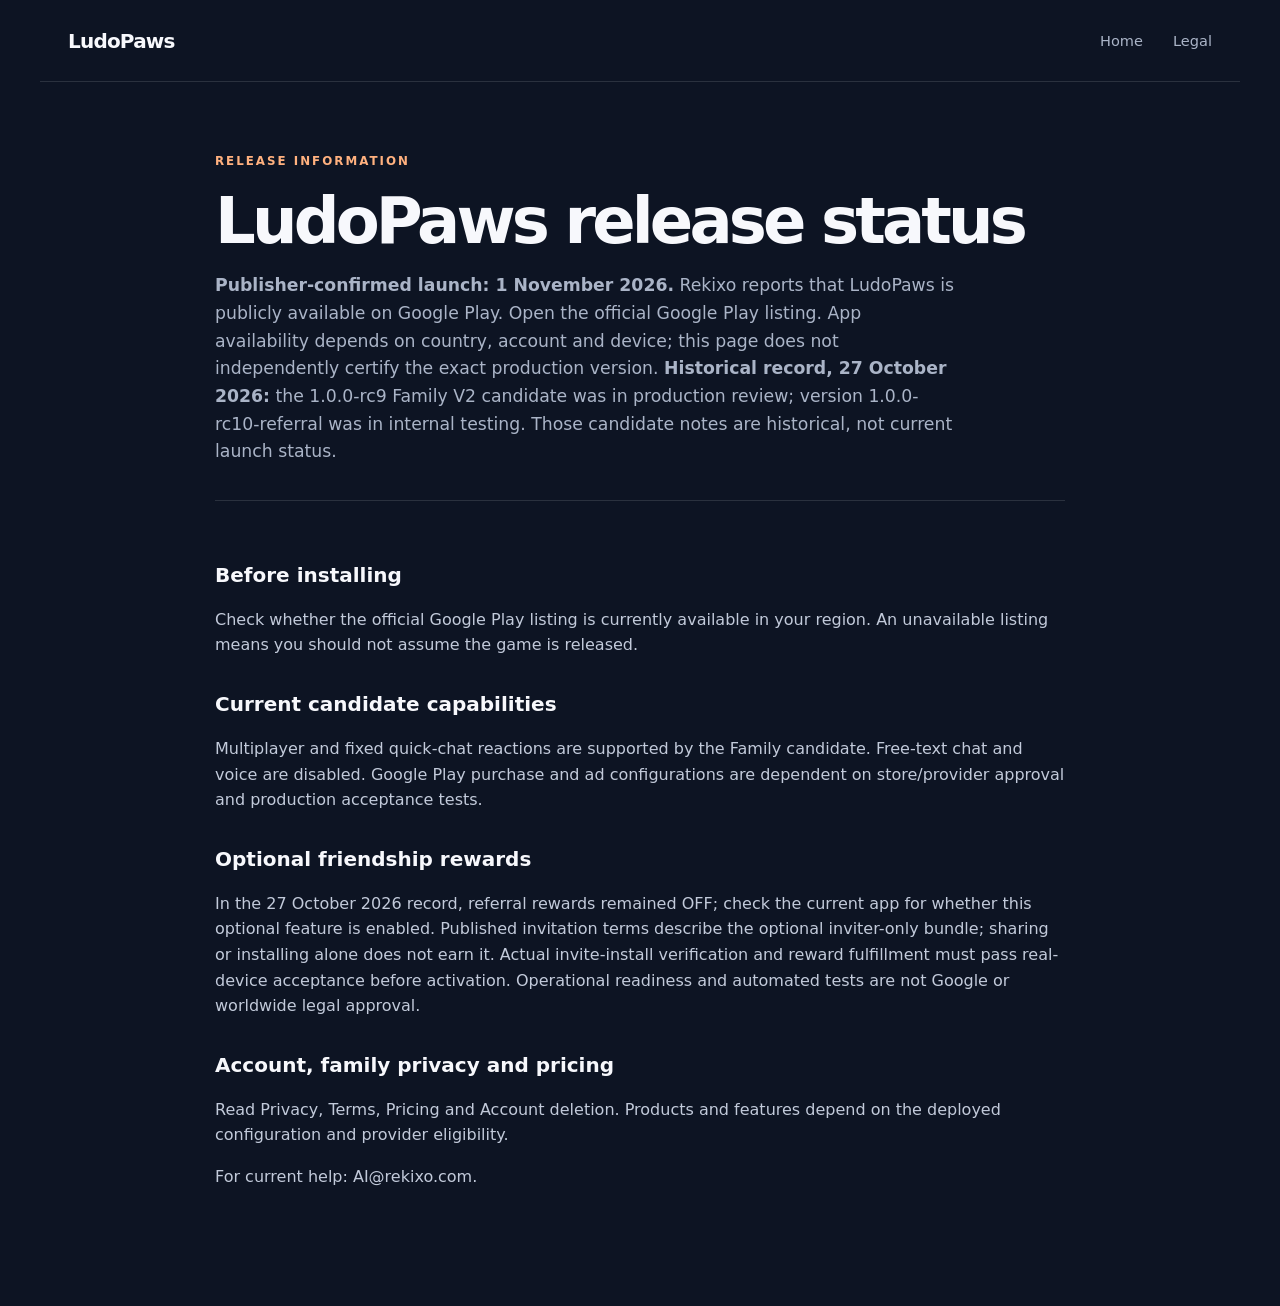
<file: release-status.html>
<!doctype html>
<html lang="en">
<head>
  <meta charset="utf-8">
  <meta name="viewport" content="width=device-width,initial-scale=1">
  <meta name="description" content="Dated LudoPaws Google Play release candidate status and important availability limitations.">
  <meta name="robots" content="noindex,follow">
  <title>Release status — LudoPaws</title>
  <link rel="stylesheet" href="/assets/styles.css">
</head>
<body>
  <header class="site-header"><a class="brand" href="/" aria-label="Ludo Paws home">LudoPaws</a><nav aria-label="Navigation"><a href="/">Home</a><a href="/legal/">Legal</a></nav></header>
  <main class="legal-wrap">
    <p class="eyebrow">Release information</p>
    <h1>LudoPaws release status</h1>
    <p class="intro"><strong>Publisher-confirmed launch: 1 November 2026.</strong> Rekixo reports that LudoPaws is publicly available on Google Play. <a href="https://play.google.com/store/apps/details?id=com.rekixo.ludopaws" rel="noopener noreferrer">Open the official Google Play listing</a>. App availability depends on country, account and device; this page does not independently certify the exact production version. <strong>Historical record, 27 October 2026:</strong> the 1.0.0-rc9 Family V2 candidate was in production review; version 1.0.0-rc10-referral was in internal testing. Those candidate notes are historical, not current launch status.</p>
    <div class="legal-content">
      <h2>Before installing</h2><p>Check whether the <a href="https://play.google.com/store/apps/details?id=com.rekixo.ludopaws" rel="noopener noreferrer">official Google Play listing</a> is currently available in your region. An unavailable listing means you should not assume the game is released.</p>
      <h2>Current candidate capabilities</h2><p>Multiplayer and fixed quick-chat reactions are supported by the Family candidate. Free-text chat and voice are disabled. Google Play purchase and ad configurations are dependent on store/provider approval and production acceptance tests.</p>
      <h2>Optional friendship rewards</h2><p>In the 27 October 2026 record, referral rewards remained OFF; check the current app for whether this optional feature is enabled. Published <a href="/referral-terms.html">invitation terms</a> describe the optional inviter-only bundle; sharing or installing alone does not earn it. Actual invite-install verification and reward fulfillment must pass real-device acceptance before activation. Operational readiness and automated tests are not Google or worldwide legal approval.</p>
      <h2>Account, family privacy and pricing</h2><p>Read <a href="/privacy-policy/">Privacy</a>, <a href="/terms-of-service/">Terms</a>, <a href="/pricing.html">Pricing</a> and <a href="/account-deletion/">Account deletion</a>. Products and features depend on the deployed configuration and provider eligibility.</p>
      <p>For current help: <a href="mailto:AI@rekixo.com">AI@rekixo.com</a>.</p>
    </div>
  </main>
</body>
</html>
</file>
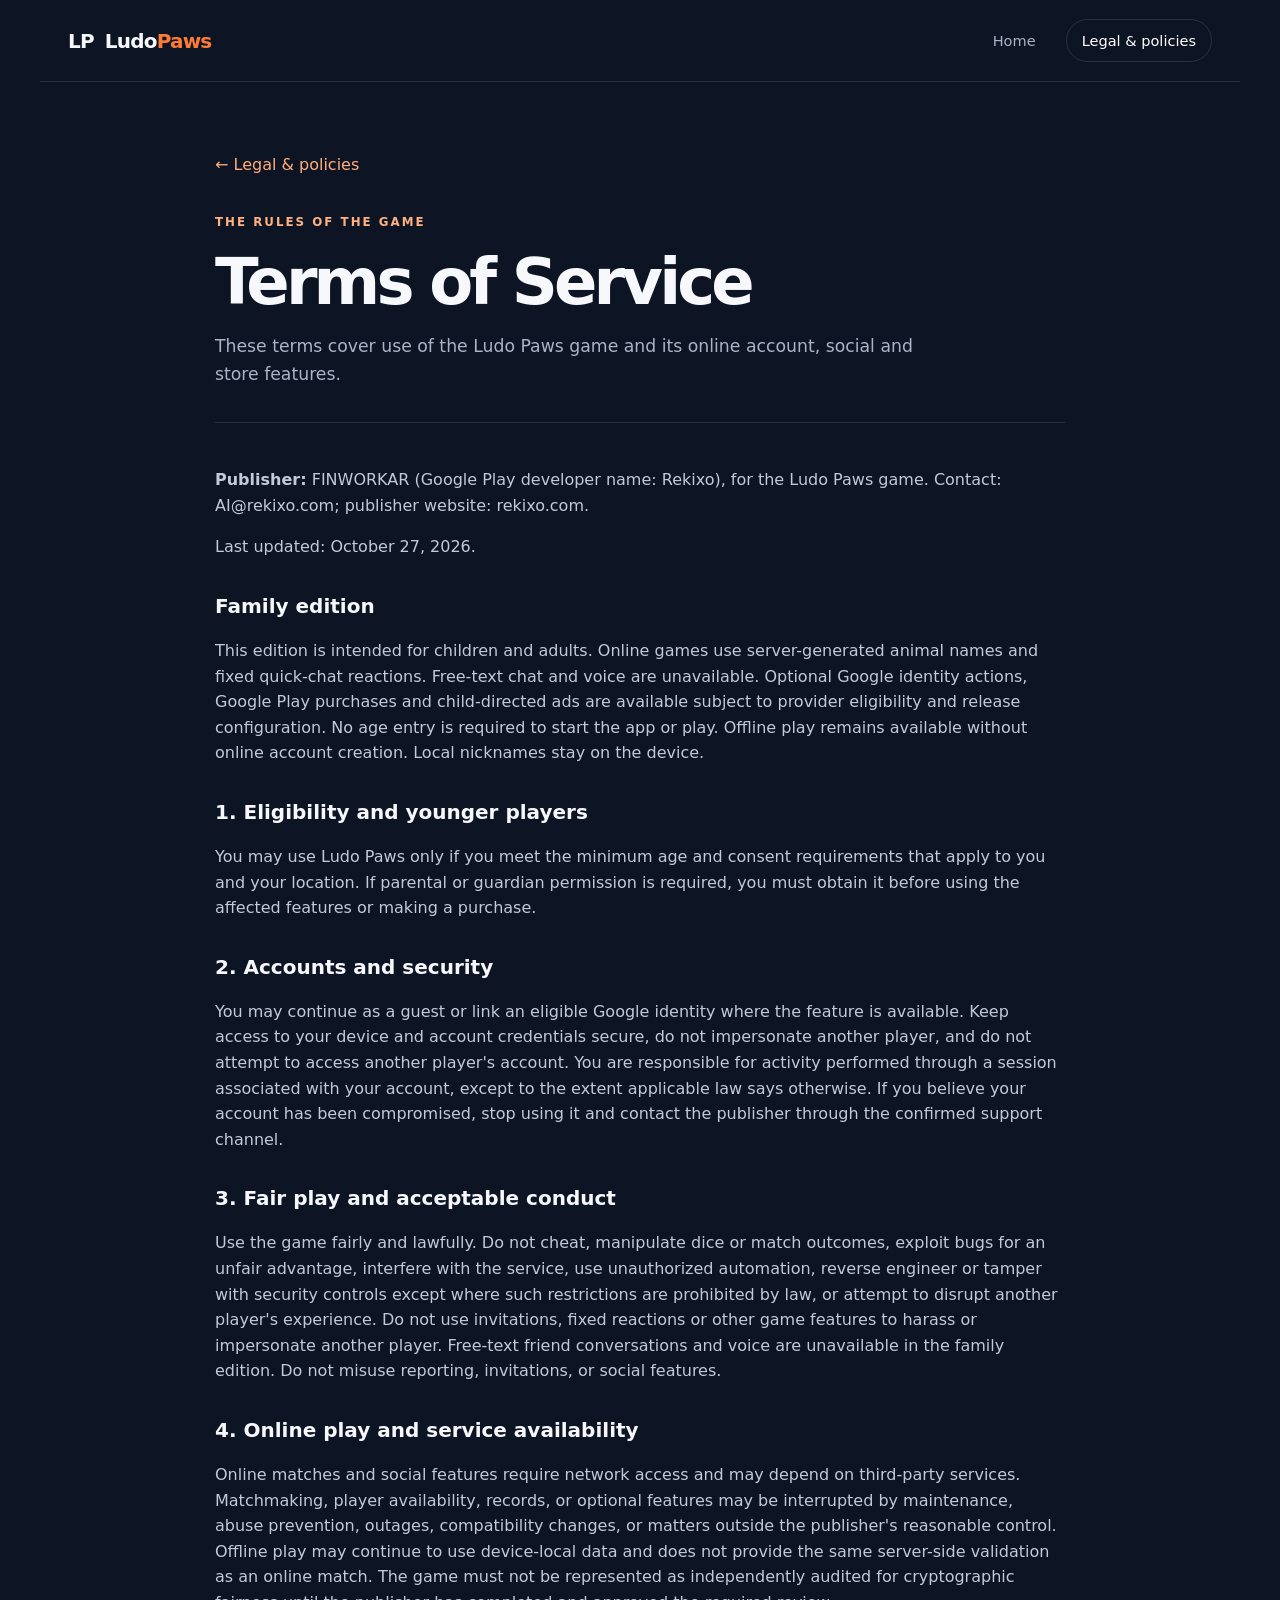
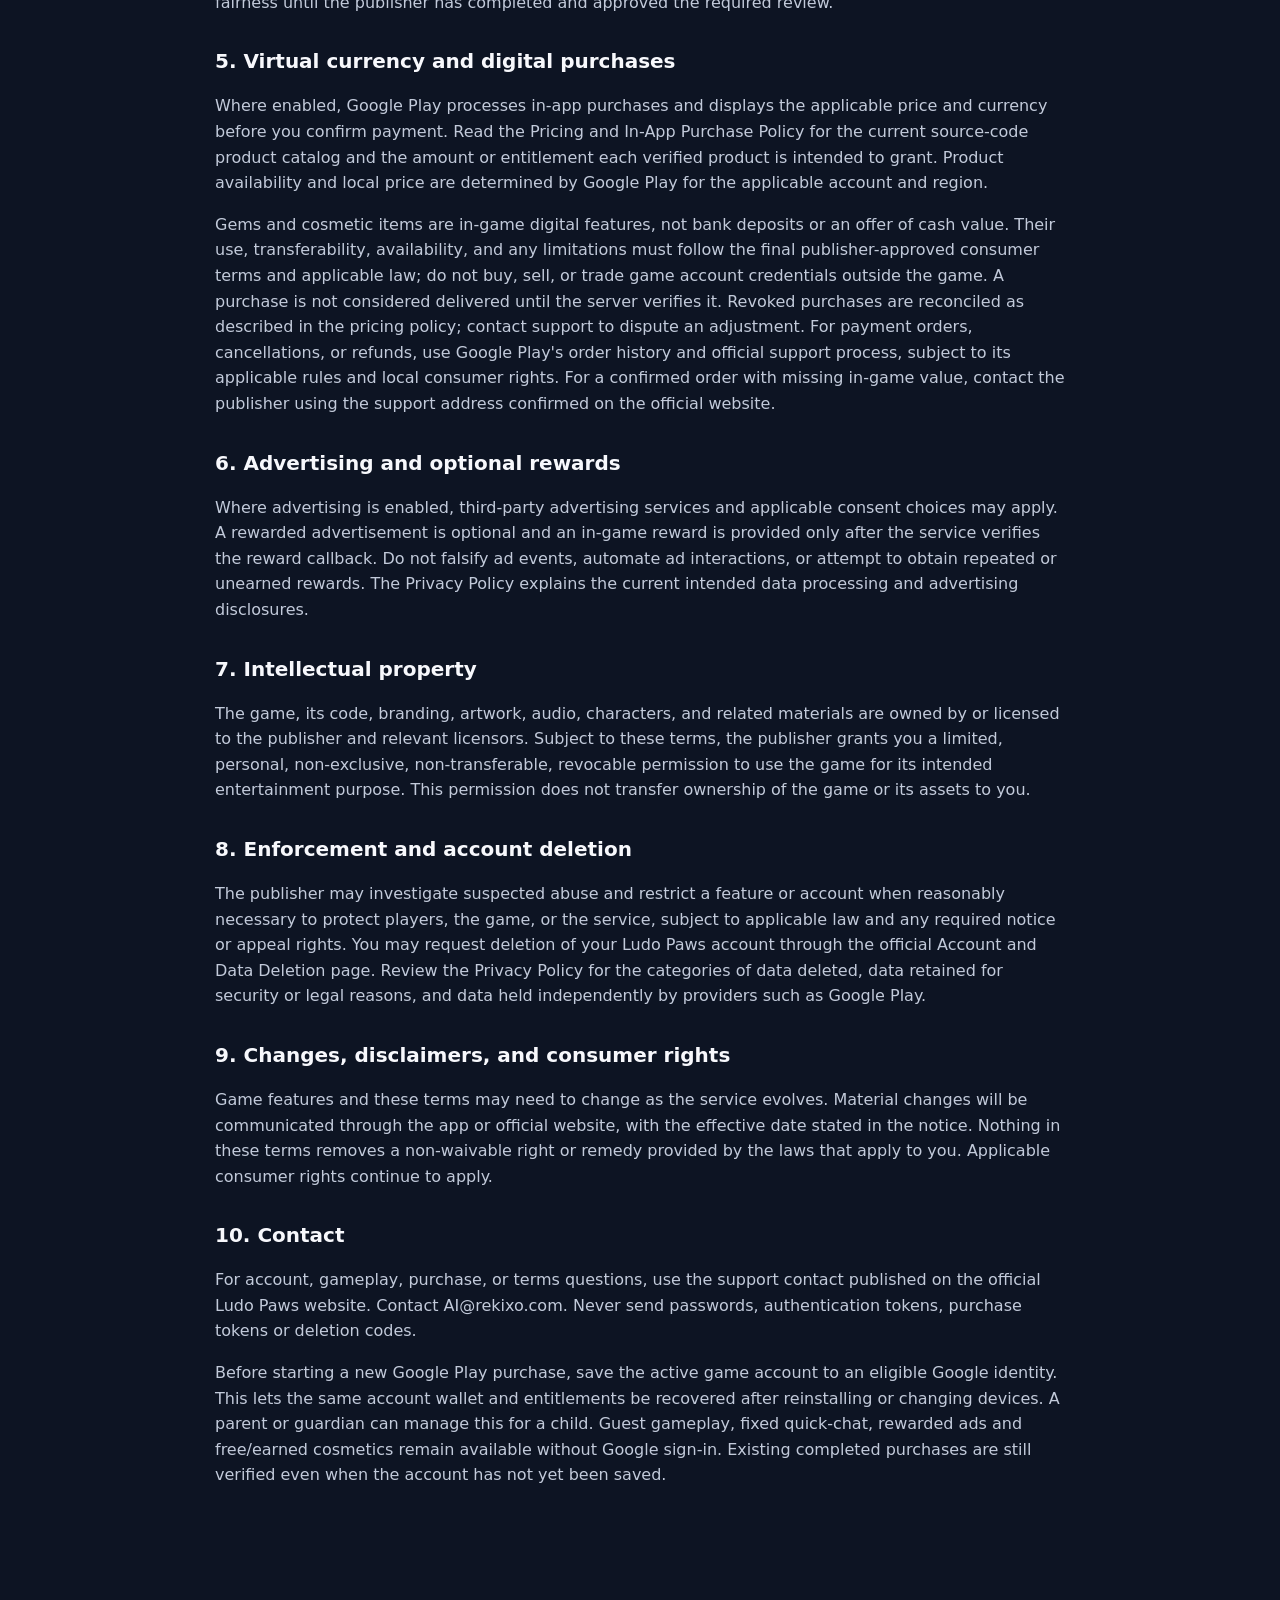
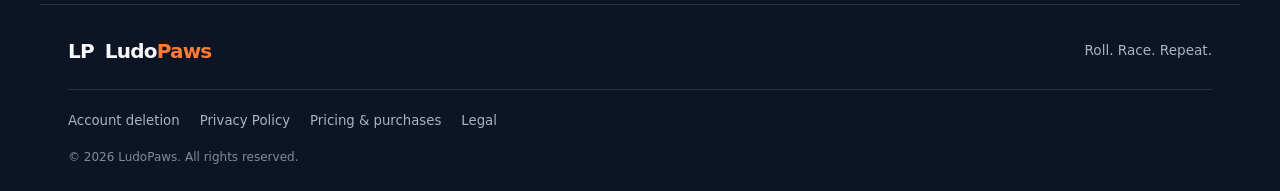
<file: terms-of-service.html>
<!doctype html><html lang="en"><head><meta charset="utf-8"><meta name="viewport" content="width=device-width,initial-scale=1"><meta http-equiv="refresh" content="0;url=/terms-of-service/"><link rel="canonical" href="https://ludopaws.rekixo.com/terms-of-service/"><title>Terms of Service — Ludo Paws</title></head><body><p>Redirecting to the <a href="/terms-of-service/">Ludo Paws Terms of Service</a>.</p></body></html>
</file>
<file: assets/styles.css>
:root{--bg:#0d1423;--panel:#141e31;--text:#f7f8fc;--muted:#aab4c7;--orange:#ff7b35;--pink:#fa4b87;--mint:#55e0bd;--line:rgba(255,255,255,.12)}*{box-sizing:border-box}html{scroll-behavior:smooth}body{margin:0;background:var(--bg);color:var(--text);font-family:Inter,ui-sans-serif,system-ui,-apple-system,BlinkMacSystemFont,"Segoe UI",sans-serif;line-height:1.6}a{color:inherit;text-decoration:none}.site-header{min-height:82px;display:flex;align-items:center;justify-content:space-between;max-width:1200px;padding:14px 28px;margin:auto;border-bottom:1px solid var(--line)}.brand{display:inline-flex;gap:11px;align-items:center;font-weight:850;font-size:1.25rem;letter-spacing:-.04em}.brand-logo{width:42px;height:42px;object-fit:cover;border-radius:12px;box-shadow:0 7px 24px #fa4b8733}.accent{color:var(--orange)}nav{display:flex;align-items:center;gap:30px;color:var(--muted);font-size:.91rem}nav a:hover,.footer-links a:hover{color:#fff}.nav-cta{color:#fff;border:1px solid var(--line);padding:9px 15px;border-radius:999px}.hero{max-width:1200px;min-height:590px;margin:auto;padding:78px 28px 66px;display:grid;grid-template-columns:1fr 1fr;align-items:center;gap:40px;overflow:hidden}.eyebrow{font-size:.74rem;font-weight:800;letter-spacing:.17em;color:#ffb17f;text-transform:uppercase;margin:0 0 17px}.dot{display:inline-block;width:8px;height:8px;border-radius:50%;background:var(--mint);margin-right:8px;box-shadow:0 0 14px #55e0bd}.hero h1{font-size:clamp(3.2rem,6.5vw,5.7rem);letter-spacing:-.075em;line-height:.99;margin:0;font-weight:900}.gradient-text{background:linear-gradient(90deg,#ffb05d,#ff6e75 55%,#c59aff);-webkit-background-clip:text;background-clip:text;color:transparent}.hero-description{max-width:500px;color:var(--muted);font-size:1.08rem;margin:25px 0 28px}.hero-actions{display:flex;flex-wrap:wrap;gap:12px}.button{display:inline-flex;align-items:center;gap:12px;border-radius:12px;padding:13px 18px;font-weight:750;font-size:.92rem;transition:transform .18s ease,filter .18s ease}.button:hover{transform:translateY(-2px);filter:brightness(1.06)}.button-primary{background:linear-gradient(110deg,#ff8b42,#f54e86);box-shadow:0 10px 35px #f65a762c}.button-ghost{border:1px solid var(--line);background:#ffffff06}.play-icon{width:20px;height:20px;flex:0 0 20px}.store-note{color:#7f8ba1;font-size:.76rem;margin:12px 0 0}.trust-row{display:flex;align-items:center;gap:11px;color:var(--muted);font-size:.83rem;margin-top:30px}.mini-icons{display:flex}.mini-icons i{font-style:normal;display:grid;place-items:center;width:24px;height:24px;border:2px solid var(--bg);border-radius:50%;margin-right:-5px;background:#9b77f4;color:#fff;font-size:.65rem}.mini-icons i:nth-child(2){background:#ff8b42}.mini-icons i:nth-child(3){background:#43c9a7}.hero-art{position:relative;display:grid;place-items:center;min-width:0}.hero-logo-art{display:block;width:min(100%,520px);height:auto;aspect-ratio:1;object-fit:contain;filter:drop-shadow(0 25px 45px #0005);border-radius:28px}.float-chip{position:absolute;z-index:2;background:#fff;color:#172033;font-weight:900;font-size:.7rem;letter-spacing:.12em;padding:11px 15px;border-radius:9px;box-shadow:0 12px 28px #0003}.chip-top{top:14%;right:-1%;transform:rotate(8deg)}.chip-bottom{bottom:12%;left:-1%;transform:rotate(-7deg)}.gameplay-section{max-width:1100px;margin:auto;padding:88px 28px;display:grid;grid-template-columns:.85fr 1fr;align-items:center;gap:55px}.gameplay-copy h2{font-size:clamp(2rem,4vw,3.1rem);line-height:1.08;letter-spacing:-.055em;margin:0 0 16px}.gameplay-copy>p:not(.eyebrow){color:var(--muted);margin:0 0 20px;max-width:500px}.gameplay-frame{margin:0;background:#141e31;border:1px solid var(--line);border-radius:22px;padding:10px;box-shadow:0 24px 70px #0005;overflow:hidden}.gameplay-frame img{display:block;width:100%;height:auto;max-height:520px;object-fit:contain;border-radius:13px;overflow:hidden;clip-path:inset(0 round 13px)}.gameplay-frame figcaption{font-size:.72rem;color:#7f8ba1;padding:8px 4px 0}.feature-section{background:#111a2a;padding:78px 28px 88px;border-top:1px solid var(--line);border-bottom:1px solid var(--line)}.section-heading{text-align:center;max-width:620px;margin:0 auto 38px}.section-heading h2,.about-section h2,.bottom-cta h2{font-size:clamp(2rem,4vw,3.1rem);line-height:1.08;letter-spacing:-.055em;margin:0 0 14px}.section-heading>p:last-child,.about-section p:not(.eyebrow),.bottom-cta>p:not(.eyebrow){color:var(--muted);margin:0}.feature-grid{max-width:1100px;margin:auto;display:grid;grid-template-columns:repeat(3,1fr);gap:18px}.feature-card{background:linear-gradient(145deg,#1a263b,#141e30);border:1px solid var(--line);border-radius:18px;padding:27px}.feature-icon{display:grid;place-items:center;width:47px;height:47px;border-radius:14px;font-size:1.3rem;margin-bottom:18px}.purple{background:#a28aff22}.orange{background:#ff9b5422}.mint{background:#55e0bd22}.feature-card h3{margin:0 0 8px;font-size:1.1rem}.feature-card p{color:var(--muted);font-size:.92rem;margin:0}.about-section{max-width:1050px;margin:auto;padding:95px 28px;display:grid;grid-template-columns:.75fr 1fr;align-items:center;gap:80px}.about-badge{width:230px;height:230px;border-radius:48px;overflow:hidden;transform:rotate(-4deg);box-shadow:0 20px 60px #fa4b8725}.about-badge img{display:block;width:100%;height:100%;object-fit:cover}.about-section p:not(.eyebrow){margin:0 0 20px;max-width:530px}.text-link{display:inline-flex;gap:12px;color:#ffad7a;font-weight:750}.bottom-cta{text-align:center;padding:65px 25px 75px;background:radial-gradient(ellipse at center,#35203b 0%,#0d1423 65%);border-top:1px solid var(--line)}.bottom-cta h2{margin-bottom:13px}.bottom-cta .button{margin-top:25px}.site-footer{border-top:1px solid var(--line);max-width:1200px;margin:auto;padding:30px 28px 24px;display:grid;grid-template-columns:1fr auto;gap:10px 25px;align-items:center}.site-footer>p{color:var(--muted);font-size:.85rem;margin:0}.footer-links{grid-column:1/-1;display:flex;flex-wrap:wrap;gap:20px;color:var(--muted);font-size:.83rem;border-top:1px solid var(--line);padding-top:20px;margin-top:12px}.site-footer small{grid-column:1/-1;color:#7f8ba1;font-size:.75rem;margin-top:7px}.legal-wrap{max-width:900px;margin:0 auto;padding:70px 25px 100px;min-height:70vh}.legal-wrap h1{font-size:clamp(2.5rem,6vw,4rem);letter-spacing:-.06em;line-height:1.05;margin:0 0 15px}.legal-wrap .intro{font-size:1.08rem;color:var(--muted);max-width:740px;margin-bottom:34px}.legal-content{border-top:1px solid var(--line);padding-top:28px}.legal-content h2{font-size:1.25rem;margin:30px 0 8px}.legal-content p,.legal-content li{color:#c2cada}.legal-content ul{padding-left:22px}.notice{border:1px solid #ffb17f55;background:#ffb17f0b;padding:16px 18px;border-radius:12px;color:#ffd1ad!important}.back-link{display:inline-block;color:#ffad7a;margin-bottom:35px}.legal-nav{display:flex;gap:12px;flex-wrap:wrap;margin:20px 0 28px}.legal-nav a{border:1px solid var(--line);border-radius:999px;padding:8px 12px;color:var(--muted);font-size:.84rem}.skip-link{position:absolute;left:-9999px;top:8px;z-index:20;background:#fff;color:#111;padding:10px 14px;border-radius:8px}.skip-link:focus{left:12px}:focus-visible{outline:3px solid #55e0bd;outline-offset:4px}@media(max-width:760px){.site-header{min-height:75px;padding:17px 20px;gap:20px}nav{gap:12px}nav>a:not(.nav-cta){display:none}.hero{grid-template-columns:1fr;padding:62px 22px 48px;gap:20px}.hero h1{font-size:clamp(3.2rem,13vw,5rem)}.hero-art{margin:8px auto 0;width:100%;max-width:520px}.hero-logo-art{width:100%;border-radius:18px}.gameplay-section{grid-template-columns:1fr;gap:28px;padding:65px 22px}.gameplay-frame{max-width:520px;margin:auto}.chip-top{right:0;top:8%}.chip-bottom{left:0;bottom:8%}.feature-section{padding:65px 20px}.feature-grid{grid-template-columns:1fr}.about-section{grid-template-columns:1fr;gap:35px;padding:70px 24px}.about-badge{width:170px;height:170px;border-radius:35px}.site-footer{padding:25px 20px;grid-template-columns:1fr}.site-footer>p{margin-top:-4px}.footer-links{gap:13px 18px}.legal-wrap{padding:50px 22px 75px}}@media(prefers-reduced-motion:reduce){html{scroll-behavior:auto}*,*::before,*::after{transition:none!important;animation:none!important}}
</file>
